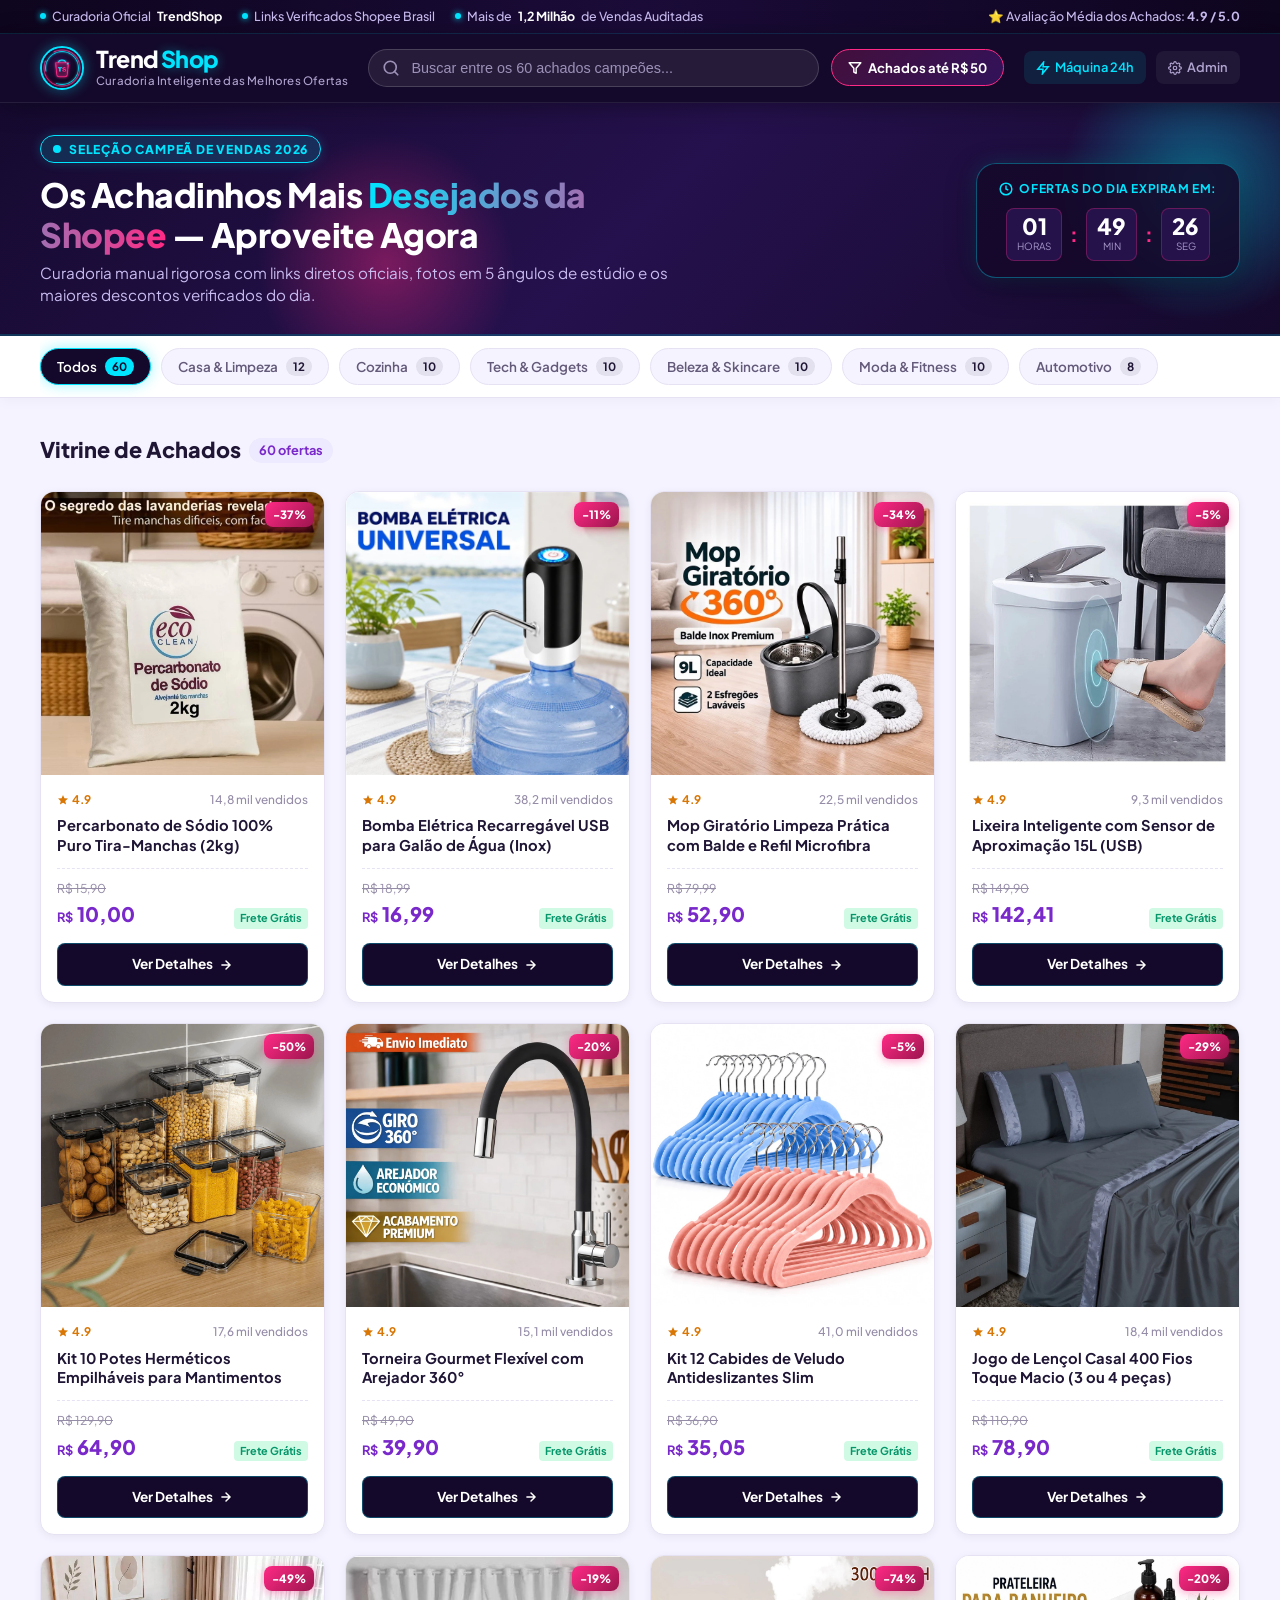
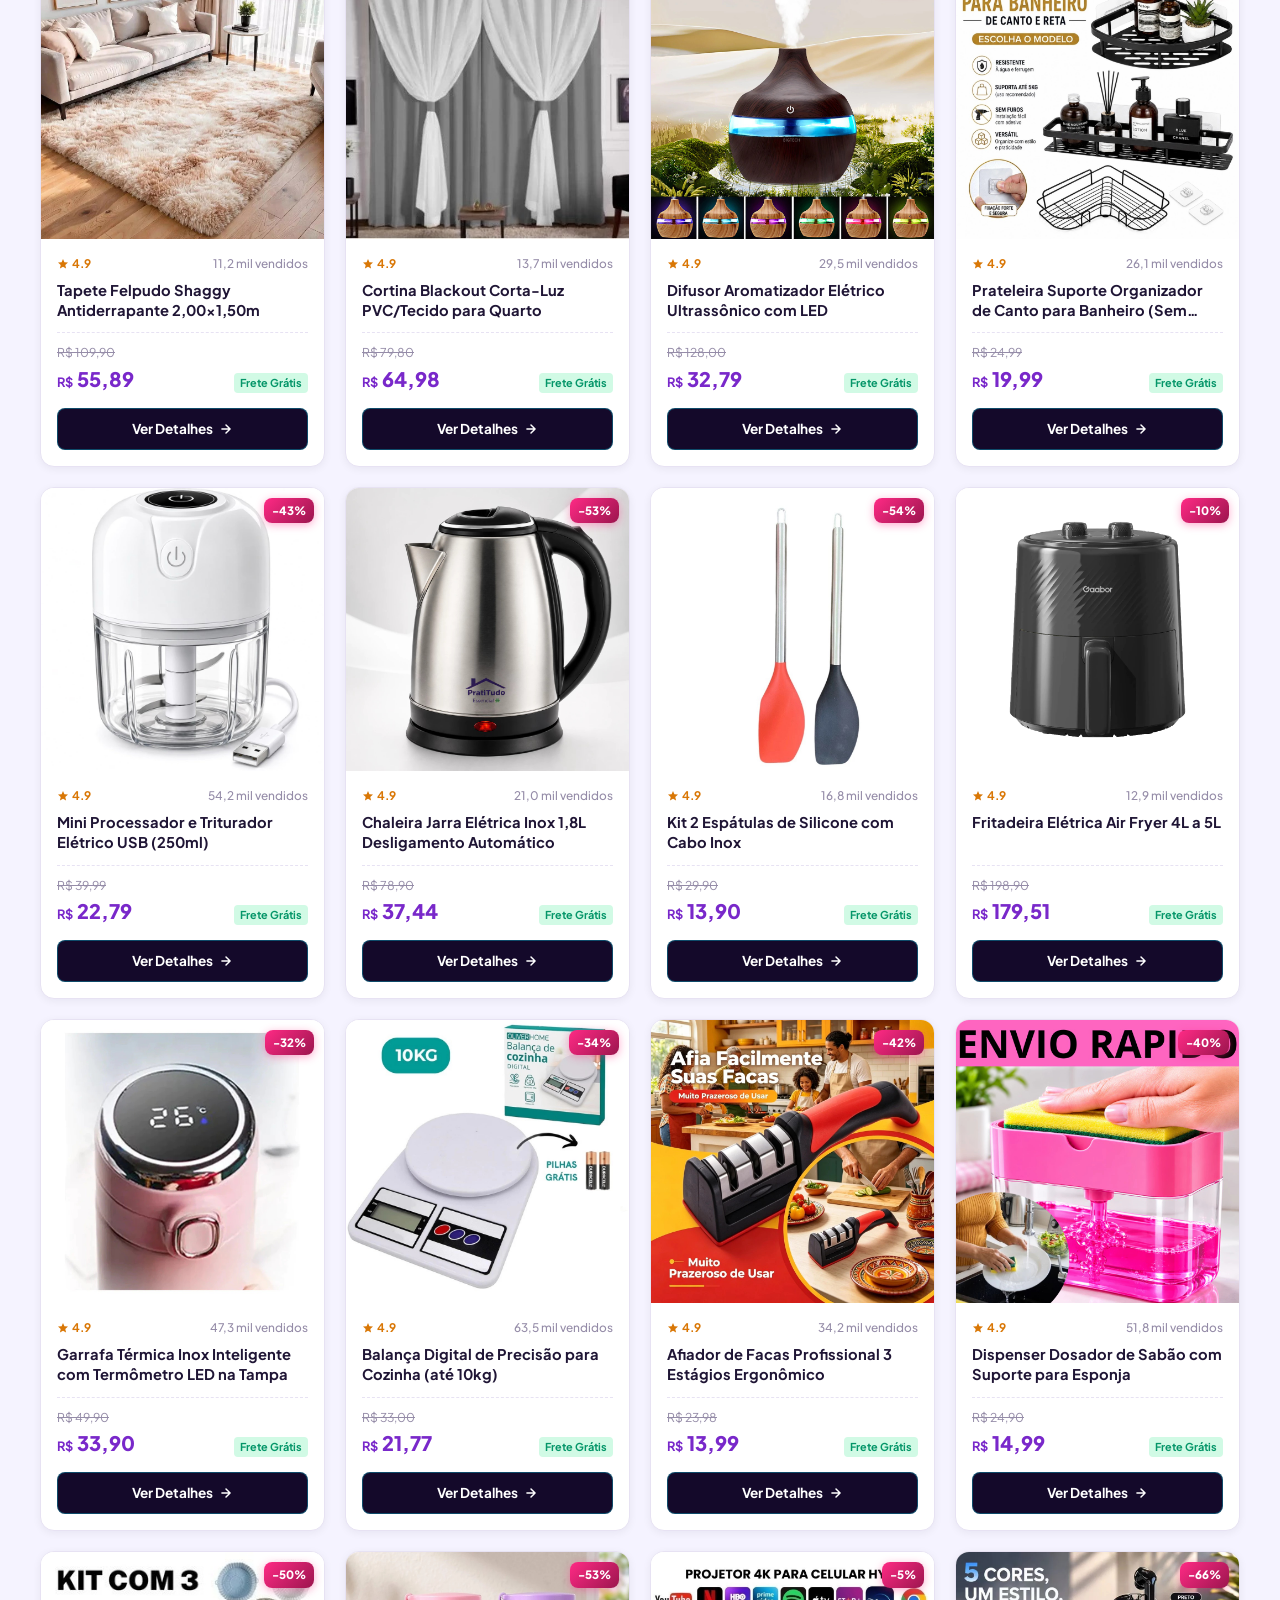
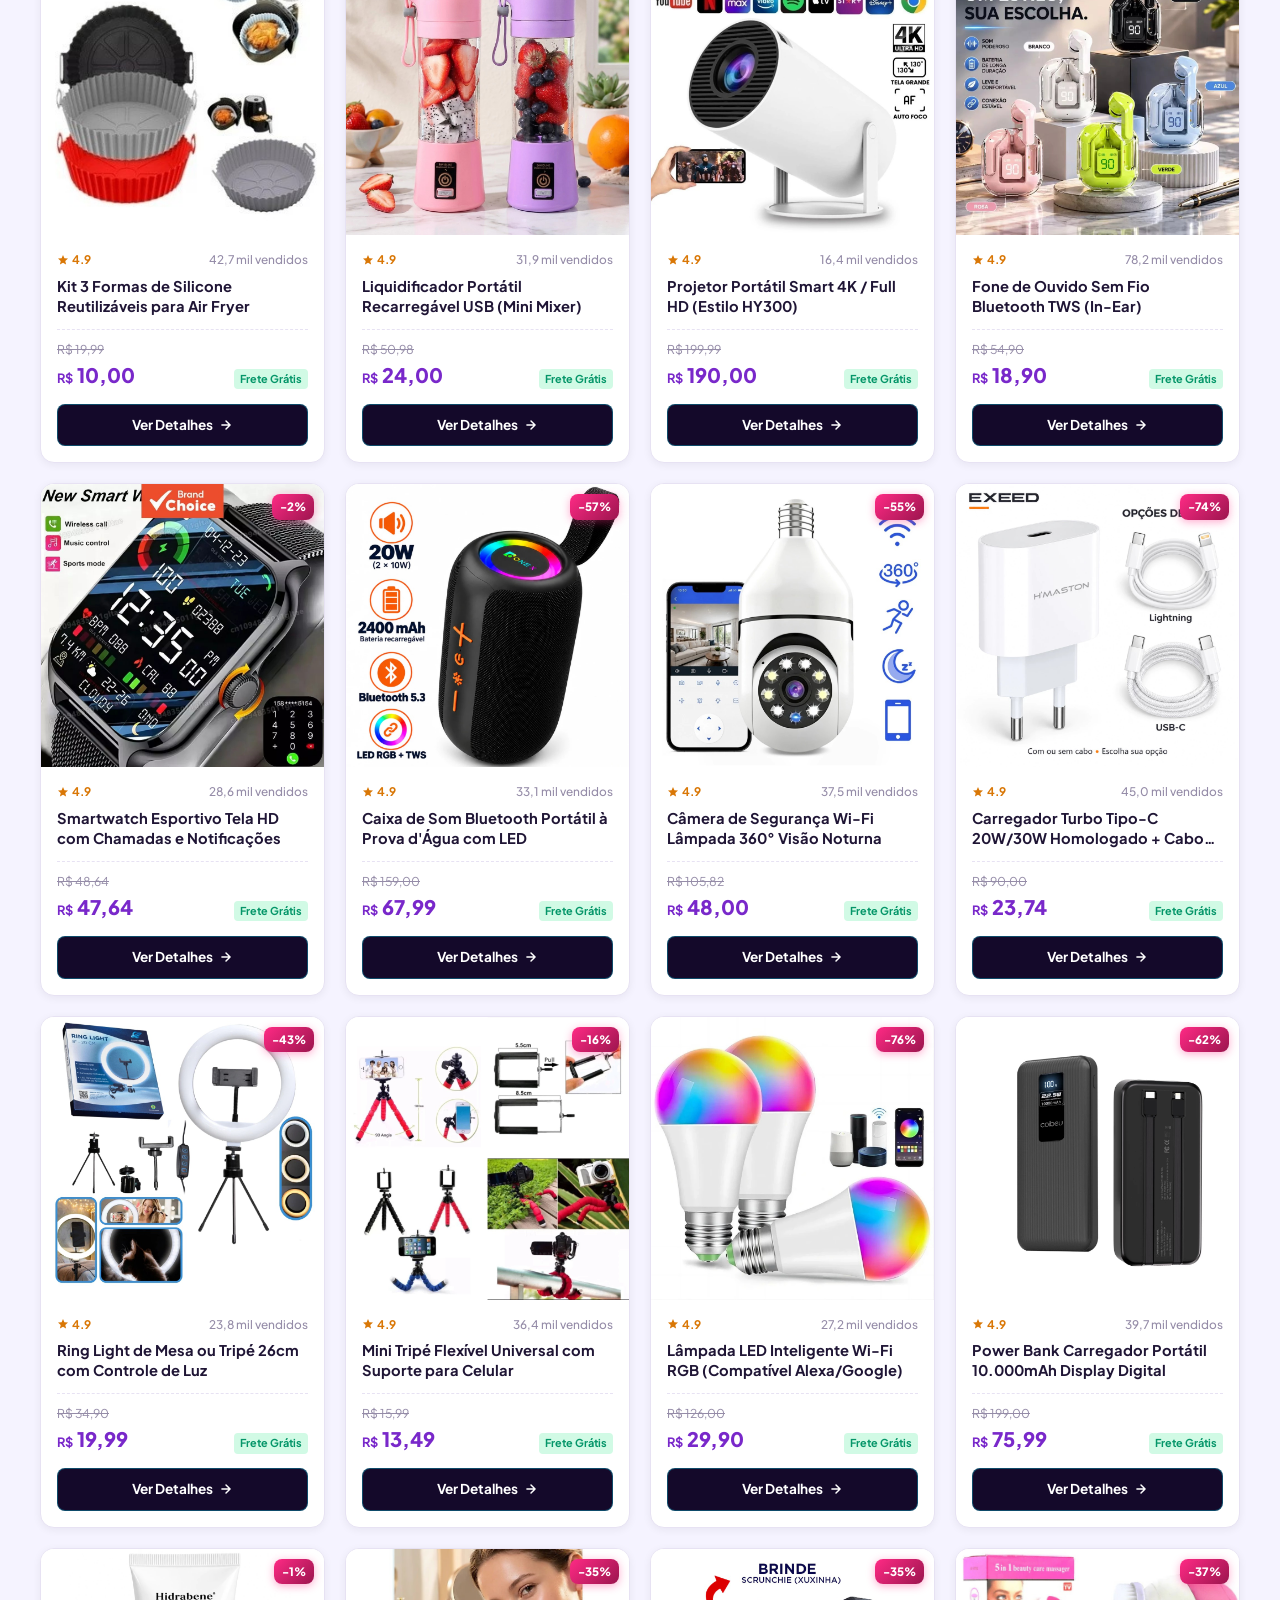
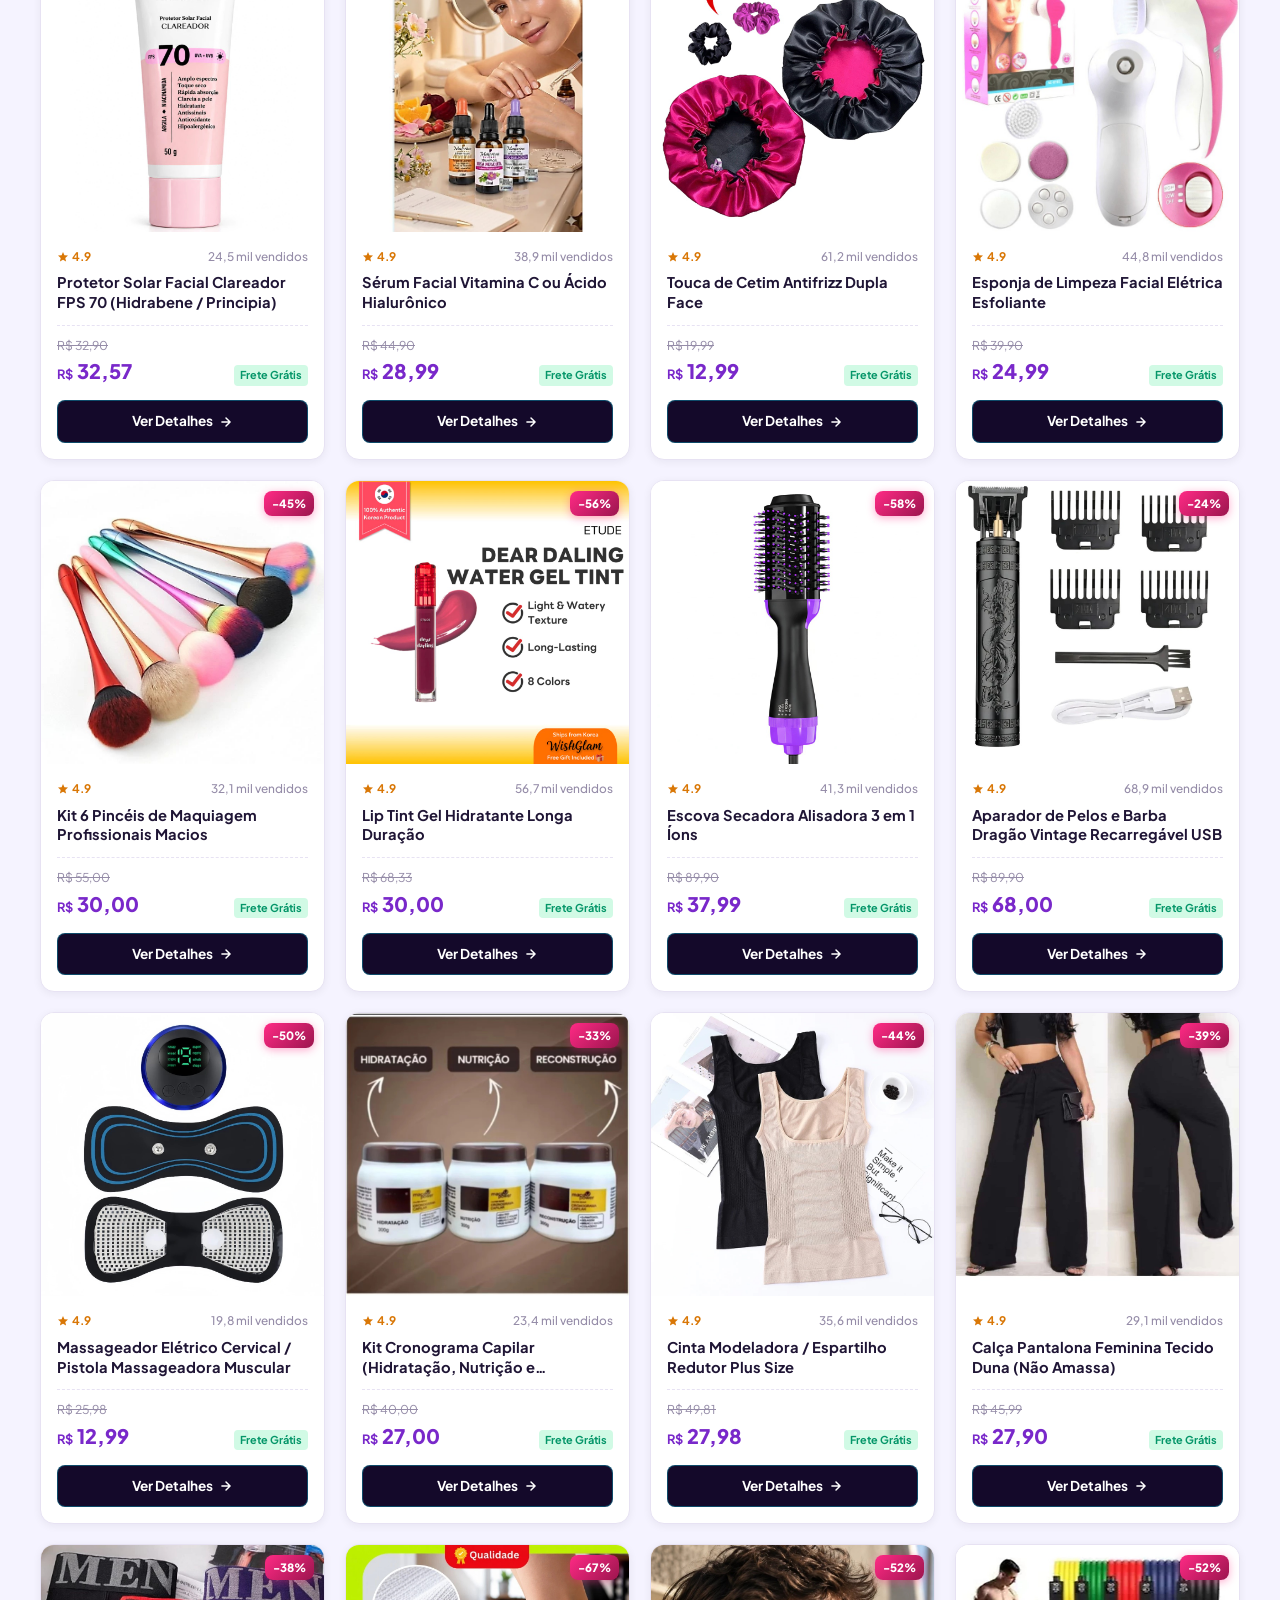
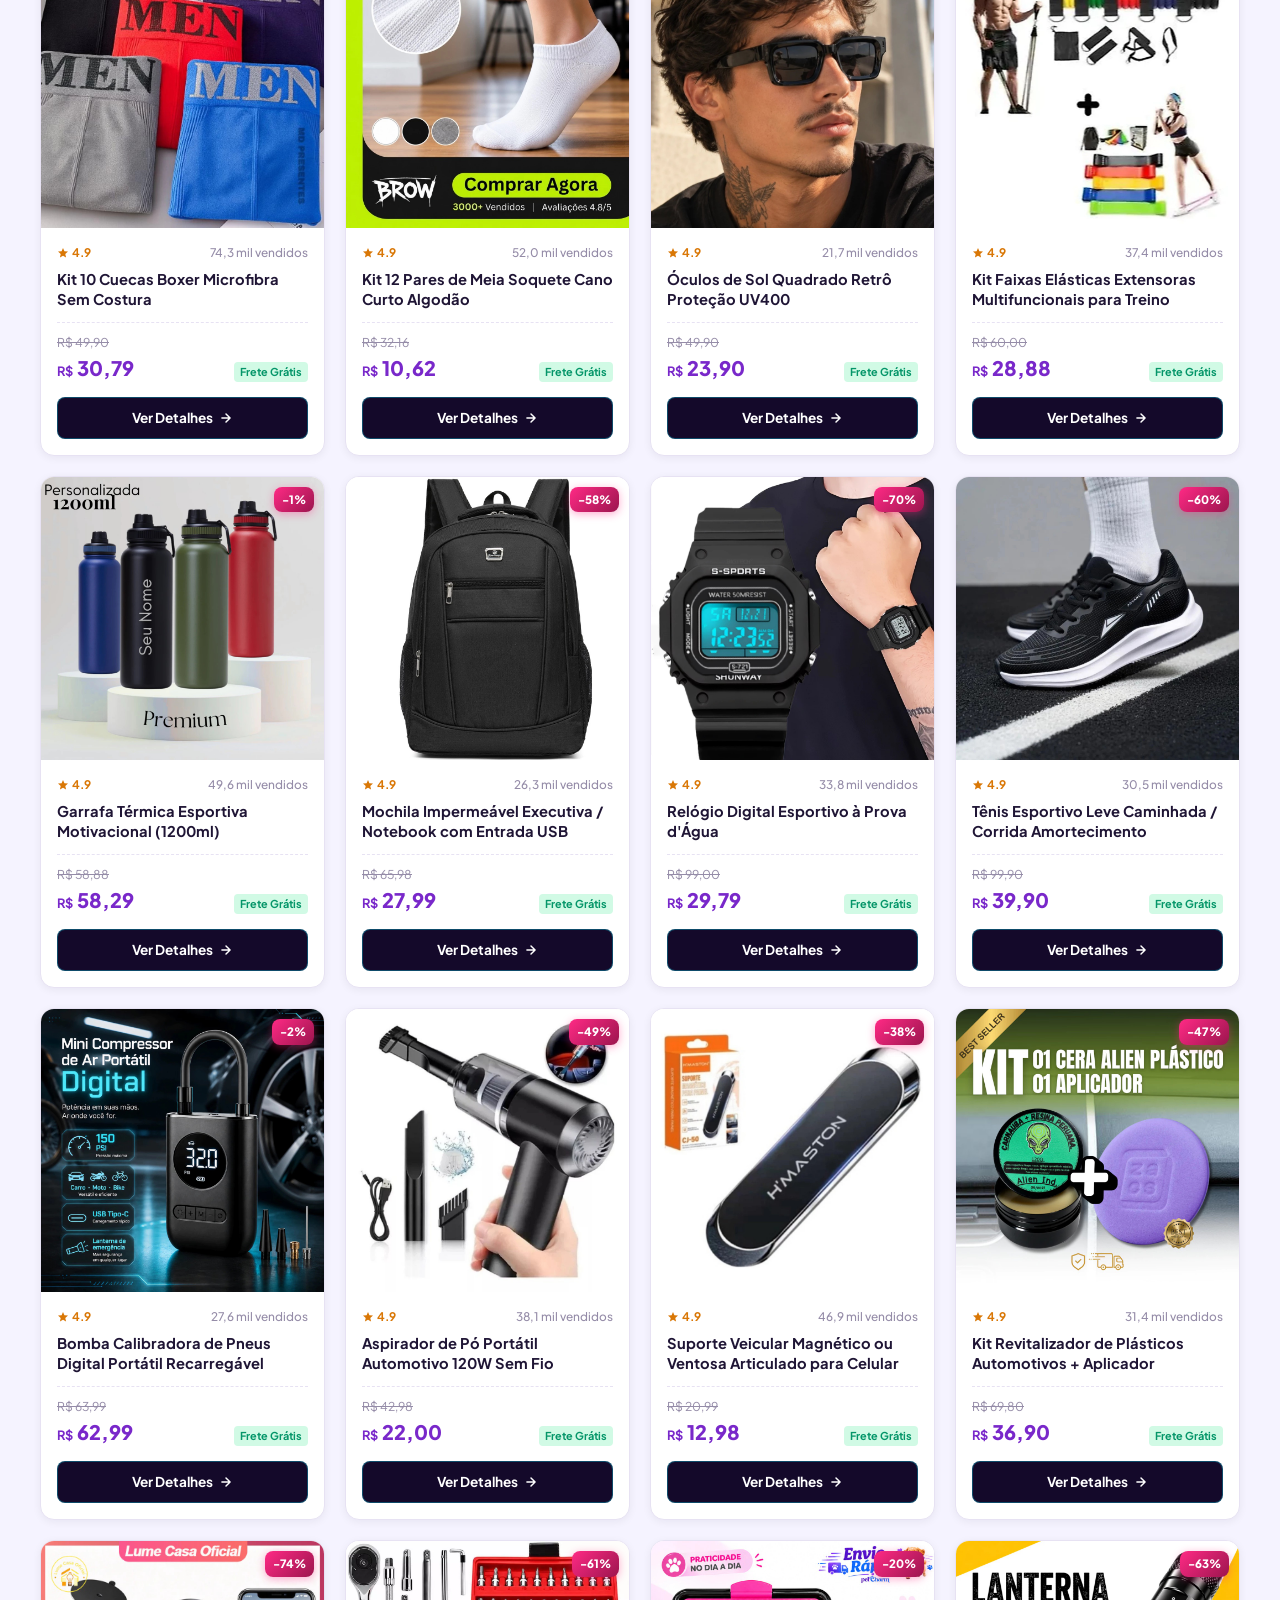
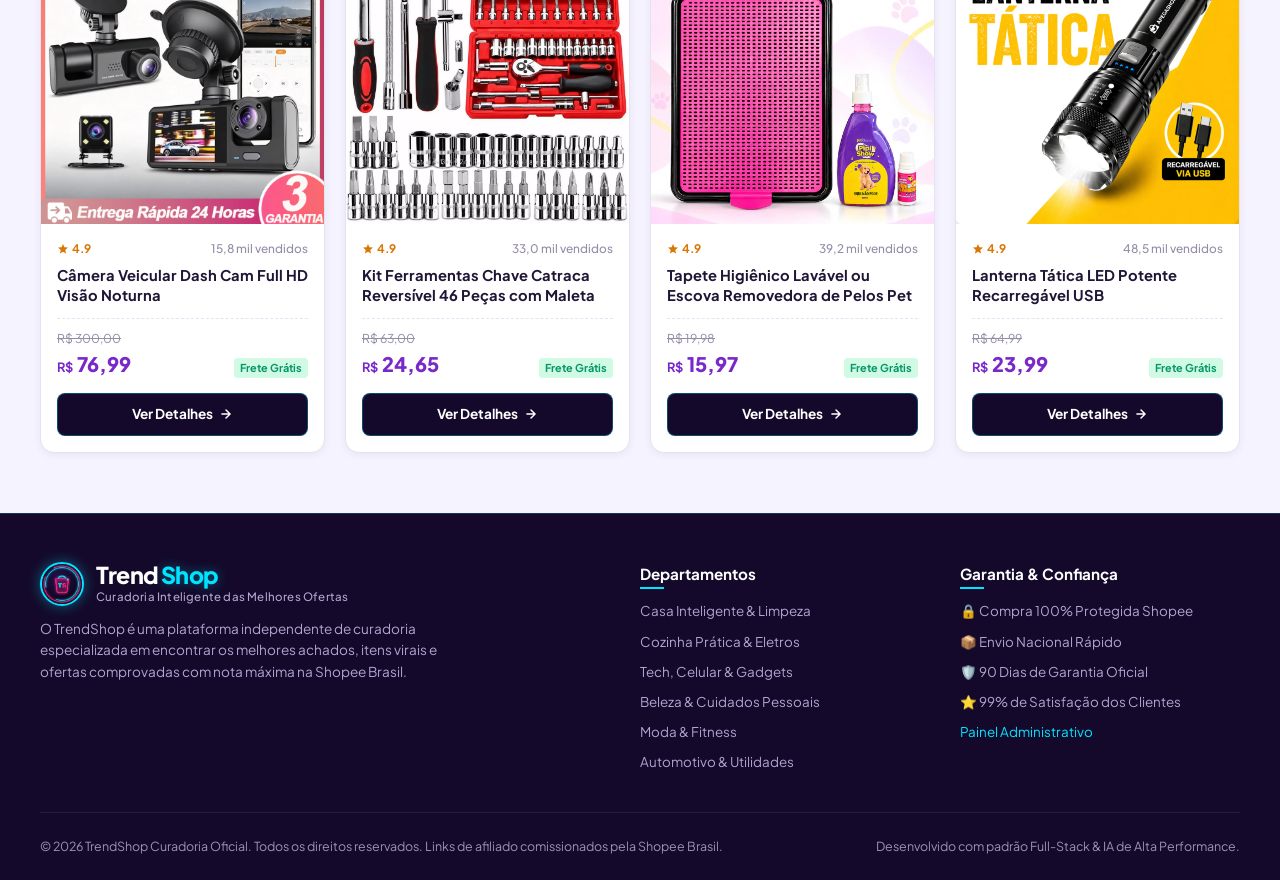
<file: index.html>
<!DOCTYPE html>
<html lang="pt-BR">
<head>
  <meta charset="UTF-8">
  <meta name="viewport" content="width=device-width, initial-scale=1.0">
  <title>TrendShop | Curadoria Inteligente das Melhores Ofertas Shopee</title>
  <meta name="description" content="Encontre os 60 produtos mais vendidos, virais e bem avaliados da Shopee com curadoria oficial TrendShop e descontos exclusivos.">
  <link rel="icon" type="image/jpeg" href="assets/img/logo.jpg">
  
  <!-- Fontes Google: Plus Jakarta Sans e Inter -->
  <link rel="preconnect" href="https://fonts.googleapis.com">
  <link rel="preconnect" href="https://fonts.gstatic.com" crossorigin>
  <link href="https://fonts.googleapis.com/css2?family=Plus+Jakarta+Sans:wght@400;500;600;700;800&family=Inter:wght@400;500;600;700&display=swap" rel="stylesheet">
  
  <!-- Estilos Globais -->
  <link rel="stylesheet" href="assets/css/style.css">
</head>
<body>

  <!-- Barra Superior de Confiança -->
  <div class="top-trust-bar">
    <div class="container">
      <div class="trust-badges">
        <span class="trust-item"><span class="dot"></span> Curadoria Oficial <strong>TrendShop</strong></span>
        <span class="trust-item"><span class="dot"></span> Links Verificados Shopee Brasil</span>
        <span class="trust-item"><span class="dot"></span> Mais de <strong>1,2 Milhão</strong> de Vendas Auditadas</span>
      </div>
      <div class="trust-extra">
        <span>⭐ Avaliação Média dos Achados: <strong>4.9 / 5.0</strong></span>
      </div>
    </div>
  </div>

  <!-- Header Fixo -->
  <header class="site-header">
    <div class="container">
      <!-- Marca / Logotipo SVG Neon -->
      <a href="index.html" class="brand-link" title="TrendShop - Home">
        <div class="logo-circle">
          <img src="assets/img/logo.jpg" alt="TrendShop Logo" width="44" height="44" style="width: 100%; height: 100%; object-fit: cover; border-radius: 50%;">
        </div>
        <div class="brand-info">
          <div class="brand-title">Trend<span class="accent-cyan">Shop</span></div>
          <span class="brand-slogan">Curadoria Inteligente das Melhores Ofertas</span>
        </div>
      </a>

      <!-- Ações de Busca e Filtro Rápido -->
      <div class="header-actions">
        <div class="search-wrapper">
          <svg class="search-icon" width="18" height="18" viewBox="0 0 24 24" fill="none" stroke="currentColor" stroke-width="2.2" stroke-linecap="round" stroke-linejoin="round">
            <circle cx="11" cy="11" r="8"></circle>
            <line x1="21" y1="21" x2="16.65" y2="16.65"></line>
          </svg>
          <input type="text" id="searchInput" class="search-input" placeholder="Buscar entre os 60 achados campeões...">
        </div>
        <button id="btnFilterFast" class="btn-filter-fast" title="Filtrar por preço">
          <svg width="14" height="14" viewBox="0 0 24 24" fill="none" stroke="currentColor" stroke-width="2.5" stroke-linecap="round" stroke-linejoin="round">
            <polygon points="22 3 2 3 10 12.46 10 19 14 21 14 12.46 22 3"></polygon>
          </svg>
          <span>Achados até R$ 50</span>
        </button>
      </div>

      <!-- Links Extras -->
      <div class="header-links">
        <a href="maquina.html" class="btn-admin-link" style="background: rgba(0, 229, 255, 0.1); border-color: rgba(0, 229, 255, 0.4); color: #00E5FF;" title="Máquina de Vendas 24h">
          <svg width="14" height="14" viewBox="0 0 24 24" fill="none" stroke="currentColor" stroke-width="2.5"><polygon points="13 2 3 14 12 14 11 22 21 10 12 10 13 2"></polygon></svg>
          <span>Máquina 24h</span>
        </a>
        <a href="admin.html" class="btn-admin-link" title="Acessar Painel do Curador">
          <svg width="14" height="14" viewBox="0 0 24 24" fill="none" stroke="currentColor" stroke-width="2"><path d="M12 15a3 3 0 100-6 3 3 0 000 6z"/><path d="M19.4 15a1.65 1.65 0 00.33 1.82l.06.06a2 2 0 010 2.83 2 2 0 01-2.83 0l-.06-.06a1.65 1.65 0 00-1.82-.33 1.65 1.65 0 00-1 1.51V21a2 2 0 01-2 2 2 2 0 01-2-2v-.09A1.65 1.65 0 009 19.4a1.65 1.65 0 00-1.82.33l-.06.06a2 2 0 01-2.83 0 2 2 0 010-2.83l.06-.06a1.65 1.65 0 00.33-1.82 1.65 1.65 0 00-1.51-1H3a2 2 0 01-2-2 2 2 0 012-2h.09A1.65 1.65 0 004.6 9a1.65 1.65 0 00-.33-1.82l-.06-.06a2 2 0 010-2.83 2 2 0 012.83 0l.06.06a1.65 1.65 0 001.82.33H9a1.65 1.65 0 001-1.51V3a2 2 0 012-2 2 2 0 012 2v.09a1.65 1.65 0 001 1.51 1.65 1.65 0 001.82-.33l.06-.06a2 2 0 012.83 0 2 2 0 010 2.83l-.06.06a1.65 1.65 0 00-.33 1.82V9a1.65 1.65 0 001.51 1H21a2 2 0 012 2 2 2 0 01-2 2h-.09a1.65 1.65 0 00-1.51 1z"/></svg>
          <span>Admin</span>
        </a>
      </div>
    </div>
  </header>

  <!-- Banner Hero Neon Compacto com Cronômetro Diário -->
  <section class="hero-banner">
    <div class="container hero-content">
      <div class="hero-text">
        <div class="hero-badge">
          <span class="pulse-dot"></span>
          <span>Seleção Campeã de Vendas 2026</span>
        </div>
        <h1 class="hero-title">Os Achadinhos Mais <span>Desejados da Shopee</span> — Aproveite Agora</h1>
        <p class="hero-subtitle">Curadoria manual rigorosa com links diretos oficiais, fotos em 5 ângulos de estúdio e os maiores descontos verificados do dia.</p>
      </div>

      <!-- Caixa de Cronômetro Regressivo Diário -->
      <div class="hero-timer-box">
        <div class="timer-label">
          <svg width="14" height="14" viewBox="0 0 24 24" fill="none" stroke="currentColor" stroke-width="2.5"><circle cx="12" cy="12" r="10"/><polyline points="12 6 12 12 16 14"/></svg>
          <span>Ofertas do Dia Expiram em:</span>
        </div>
        <div class="countdown-clock">
          <div class="time-slot">
            <span id="timerHours" class="time-number">00</span>
            <span class="time-caption">Horas</span>
          </div>
          <span class="time-divider">:</span>
          <div class="time-slot">
            <span id="timerMinutes" class="time-number">00</span>
            <span class="time-caption">Min</span>
          </div>
          <span class="time-divider">:</span>
          <div class="time-slot">
            <span id="timerSeconds" class="time-number">00</span>
            <span class="time-caption">Seg</span>
          </div>
        </div>
      </div>
    </div>
  </section>

  <!-- Abas Roláveis de Departamentos -->
  <nav class="dept-nav-section">
    <div class="container">
      <div id="deptTabs" class="dept-tabs-scroll">
        <!-- Renderizado dinamicamente pelo main.js com contadores -->
      </div>
    </div>
  </nav>

  <!-- Vitrine Principal -->
  <main class="catalog-section">
    <div class="container">
      <!-- Barra do Cabeçalho da Vitrine -->
      <div class="catalog-header-bar">
        <div class="catalog-title-group">
          <h2>Vitrine de Achados <span id="catalogCountBadge" class="catalog-count-badge">Carregando...</span></h2>
        </div>
        <div id="activeFilterNotice" class="catalog-active-filter-tag"></div>
      </div>

      <!-- Grid Responsivo (4 colunas desktop, 2 colunas mobile) -->
      <div id="productsGrid" class="products-grid">
        <!-- 60 cards injetados dinamicamente via JS -->
      </div>
    </div>
  </main>

  <!-- Rodapé Global -->
  <footer class="site-footer">
    <div class="container">
      <div class="footer-top-grid">
        <div class="footer-brand-bio">
          <a href="index.html" class="brand-link" style="margin-bottom: 12px;">
            <div class="logo-circle">
              <img src="assets/img/logo.jpg" alt="TrendShop Logo" width="44" height="44" style="width: 100%; height: 100%; object-fit: cover; border-radius: 50%;">
            </div>
            <div class="brand-info">
              <div class="brand-title">Trend<span class="accent-cyan">Shop</span></div>
              <span class="brand-slogan">Curadoria Inteligente das Melhores Ofertas</span>
            </div>
          </a>
          <p>O TrendShop é uma plataforma independente de curadoria especializada em encontrar os melhores achados, itens virais e ofertas comprovadas com nota máxima na Shopee Brasil.</p>
        </div>

        <div class="footer-col">
          <h4>Departamentos</h4>
          <ul class="footer-nav-list">
            <li><a href="index.html?depto=Casa%20%26%20Limpeza">Casa Inteligente & Limpeza</a></li>
            <li><a href="index.html?depto=Cozinha">Cozinha Prática & Eletros</a></li>
            <li><a href="index.html?depto=Tech%20%26%20Gadgets">Tech, Celular & Gadgets</a></li>
            <li><a href="index.html?depto=Beleza%20%26%20Skincare">Beleza & Cuidados Pessoais</a></li>
            <li><a href="index.html?depto=Moda%20%26%20Fitness">Moda & Fitness</a></li>
            <li><a href="index.html?depto=Automotivo">Automotivo & Utilidades</a></li>
          </ul>
        </div>

        <div class="footer-col">
          <h4>Garantia & Confiança</h4>
          <ul class="footer-nav-list">
            <li>🔒 Compra 100% Protegida Shopee</li>
            <li>📦 Envio Nacional Rápido</li>
            <li>🛡️ 90 Dias de Garantia Oficial</li>
            <li>⭐ 99% de Satisfação dos Clientes</li>
            <li><a href="admin.html" style="color: var(--neon-cyan);">Painel Administrativo</a></li>
          </ul>
        </div>
      </div>

      <div class="footer-bottom-copy">
        <div>© 2026 TrendShop Curadoria Oficial. Todos os direitos reservados. Links de afiliado comissionados pela Shopee Brasil.</div>
        <div>Desenvolvido com padrão Full-Stack & IA de Alta Performance.</div>
      </div>
    </div>
  </footer>

  <!-- Scripts -->
  <script src="assets/js/main.js"></script>
</body>
</html>
</file>
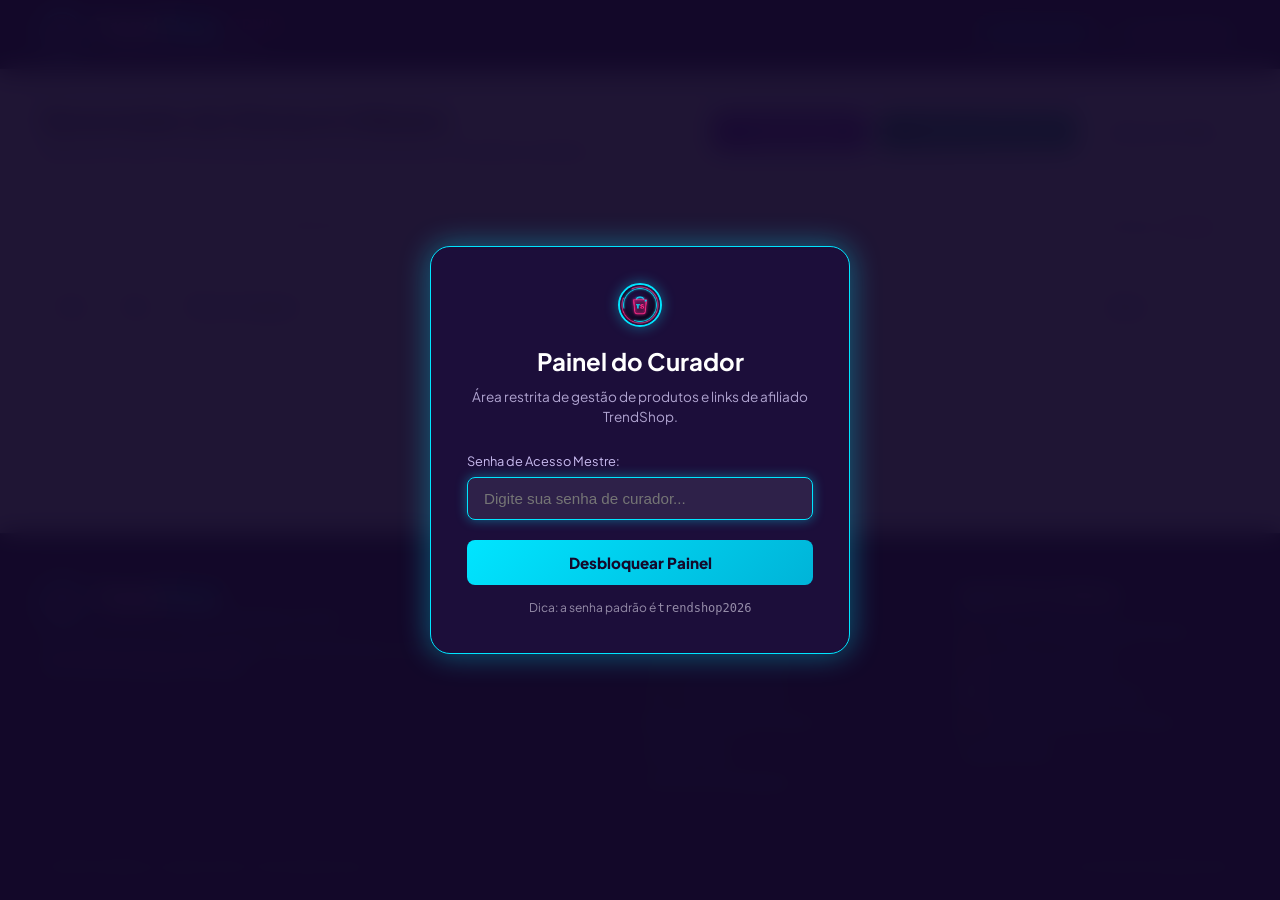
<file: admin.html>
<!DOCTYPE html>
<html lang="pt-BR">
<head>
  <meta charset="UTF-8">
  <meta name="viewport" content="width=device-width, initial-scale=1.0">
  <title>Painel do Curador | TrendShop Admin</title>
  <link rel="icon" type="image/jpeg" href="assets/img/logo.jpg">
  
  <link rel="preconnect" href="https://fonts.googleapis.com">
  <link rel="preconnect" href="https://fonts.gstatic.com" crossorigin>
  <link href="https://fonts.googleapis.com/css2?family=Plus+Jakarta+Sans:wght@400;500;600;700;800&family=Inter:wght@400;500;600;700&display=swap" rel="stylesheet">
  
  <link rel="stylesheet" href="assets/css/style.css">
</head>
<body style="background-color: #f8f6fc;">

  <!-- Modal de Login com Senha -->
  <div id="loginOverlay" class="admin-login-overlay">
    <div class="login-modal-card">
      <div class="logo-circle" style="margin: 0 auto 16px;">
        <img src="assets/img/logo.jpg" alt="TrendShop Logo" width="44" height="44" style="width: 100%; height: 100%; object-fit: cover; border-radius: 50%;">
      </div>
      <h2>Painel do Curador</h2>
      <p>Área restrita de gestão de produtos e links de afiliado TrendShop.</p>

      <div class="login-form-group">
        <label for="adminPassword">Senha de Acesso Mestre:</label>
        <input type="password" id="adminPassword" class="login-input" placeholder="Digite sua senha de curador..." autofocus>
      </div>

      <div id="loginError" style="display: none; color: #ff2a85; font-size: 0.82rem; margin-bottom: 14px; font-weight: 600;"></div>

      <button id="btnLoginSubmit" class="btn-login-submit">Desbloquear Painel</button>
      <div style="margin-top: 14px; font-size: 0.75rem; color: #958CA8;">Dica: a senha padrão é <code>trendshop2026</code></div>
    </div>
  </div>

  <!-- Header do Admin -->
  <header class="site-header">
    <div class="container">
      <a href="index.html" class="brand-link">
        <div class="logo-circle">
          <img src="assets/img/logo.jpg" alt="TrendShop Logo" width="44" height="44" style="width: 100%; height: 100%; object-fit: cover; border-radius: 50%;">
        </div>
        <div class="brand-info">
          <div class="brand-title">Trend<span class="accent-cyan">Shop</span> <span style="font-size: 0.9rem; font-weight: 600; color: #ff2a85; margin-left: 6px;">[ADMIN]</span></div>
          <span class="brand-slogan">Gestão do Catálogo Oficial</span>
        </div>
      </a>

      <div class="header-links">
        <a href="maquina.html" class="btn-admin-link" style="background: rgba(0, 229, 255, 0.1); border-color: rgba(0, 229, 255, 0.4); color: #00E5FF;" title="Máquina de Vendas 24h">
          <svg width="14" height="14" viewBox="0 0 24 24" fill="none" stroke="currentColor" stroke-width="2.5"><polygon points="13 2 3 14 12 14 11 22 21 10 12 10 13 2"></polygon></svg>
          <span>Máquina 24h</span>
        </a>
        <a href="index.html" class="btn-admin-link">
          <svg width="14" height="14" viewBox="0 0 24 24" fill="none" stroke="currentColor" stroke-width="2"><path d="M15 18l-6-6 6-6"/></svg>
          <span>Ir para a Vitrine</span>
        </a>
      </div>
    </div>
  </header>

  <!-- Conteúdo do Painel -->
  <main style="padding: 32px 0 60px;">
    <div class="container">

      <!-- Barra Superior de Ferramentas -->
      <div class="admin-header-toolbar">
        <div>
          <h1 style="font-size: 1.5rem; font-weight: 800; color: #1F1535; margin-bottom: 4px;">Gerenciador de Ofertas & Afiliados</h1>
          <p style="font-size: 0.85rem; color: #645A7A;">Edite títulos, preços, links da Shopee e faça o download do banco de dados atualizado.</p>
        </div>

        <div class="admin-toolbar-actions">
          <button id="btnAddNewProduct" class="btn-admin-action" style="background: #7928CA; border-color: #7928CA;">
            <svg width="16" height="16" viewBox="0 0 24 24" fill="none" stroke="currentColor" stroke-width="2.5"><line x1="12" y1="5" x2="12" y2="19"></line><line x1="5" y1="12" x2="19" y2="12"></line></svg>
            <span>Novo Produto</span>
          </button>
          
          <button id="btnDownloadJson" class="btn-admin-action btn-download">
            <svg width="16" height="16" viewBox="0 0 24 24" fill="none" stroke="currentColor" stroke-width="2.5"><path d="M21 15v4a2 2 0 0 1-2 2H5a2 2 0 0 1-2-2v-4"></path><polyline points="7 10 12 15 17 10"></polyline><line x1="12" y1="15" x2="12" y2="3"></line></svg>
            <span>Baixar produtos.json</span>
          </button>

          <button id="btnResetDefault" class="btn-admin-action" style="background: #ffffff; color: #645A7A; border-color: #d8b4fe;" title="Restaura dados iniciais do arquivo">
            <span>Restaurar Padrão</span>
          </button>
        </div>
      </div>

      <!-- Barra de Filtro e Busca Rápida -->
      <div style="background: #ffffff; padding: 16px 20px; border-radius: 14px; border: 1px solid #E7E2F3; margin-bottom: 20px; display: flex; align-items: center; justify-content: space-between;">
        <div class="search-wrapper" style="max-width: 420px; width: 100%;">
          <svg class="search-icon" width="16" height="16" viewBox="0 0 24 24" fill="none" stroke="currentColor" stroke-width="2"><circle cx="11" cy="11" r="8"></circle><line x1="21" y1="21" x2="16.65" y2="16.65"></line></svg>
          <input type="text" id="adminSearch" class="search-input" placeholder="Filtrar por nome, número ou departamento..." style="background: #faf8ff; border-color: #e2daf0; color: #1F1535;">
        </div>
        <div style="font-size: 0.82rem; color: #645A7A; font-weight: 600;">
          Total no Catálogo: <strong id="adminTotalCount" style="color: #7928CA;">60 itens</strong>
        </div>
      </div>

      <!-- Tabela de Produtos -->
      <div class="admin-table-container">
        <table class="admin-table">
          <thead>
            <tr>
              <th style="width: 50px;">Item</th>
              <th style="width: 60px;">Foto</th>
              <th>Título e Categoria</th>
              <th style="width: 140px;">Preços</th>
              <th>Link Shopee (Afiliado)</th>
              <th style="width: 150px;">Ações</th>
            </tr>
          </thead>
          <tbody id="adminTableBody">
            <!-- Linhas renderizadas via JS -->
          </tbody>
        </table>
      </div>

    </div>
  </main>

  <!-- Rodapé Global -->
  <footer class="site-footer">
    <div class="container">
      <div class="footer-top-grid">
        <div class="footer-brand-bio">
          <a href="index.html" class="brand-link" style="margin-bottom: 12px;">
            <div class="logo-circle">
              <img src="assets/img/logo.jpg" alt="TrendShop Logo" width="44" height="44" style="width: 100%; height: 100%; object-fit: cover; border-radius: 50%;">
            </div>
            <div class="brand-info">
              <div class="brand-title">Trend<span class="accent-cyan">Shop</span></div>
              <span class="brand-slogan">Curadoria Inteligente das Melhores Ofertas</span>
            </div>
          </a>
          <p>Painel Administrativo da TrendShop. Gerencie produtos, preços e links oficiais de afiliados Shopee.</p>
        </div>

        <div class="footer-col">
          <h4>Departamentos</h4>
          <ul class="footer-nav-list">
            <li><a href="index.html?depto=Casa%20%26%20Limpeza">Casa Inteligente & Limpeza</a></li>
            <li><a href="index.html?depto=Cozinha">Cozinha Prática & Eletros</a></li>
            <li><a href="index.html?depto=Tech%20%26%20Gadgets">Tech, Celular & Gadgets</a></li>
            <li><a href="index.html?depto=Beleza%20%26%20Skincare">Beleza & Cuidados Pessoais</a></li>
            <li><a href="index.html?depto=Moda%20%26%20Fitness">Moda & Fitness</a></li>
            <li><a href="index.html?depto=Automotivo">Automotivo & Utilidades</a></li>
          </ul>
        </div>

        <div class="footer-col">
          <h4>Garantia & Confiança</h4>
          <ul class="footer-nav-list">
            <li>🔒 Compra 100% Protegida Shopee</li>
            <li>📦 Envio Nacional Rápido</li>
            <li>🛡️ 90 Dias de Garantia Oficial</li>
            <li>⭐ 99% de Satisfação dos Clientes</li>
            <li><a href="index.html" style="color: var(--neon-cyan);">Ir para a Vitrine</a></li>
          </ul>
        </div>
      </div>

      <div class="footer-bottom-copy">
        <div>© 2026 TrendShop Curadoria Oficial. Painel Administrativo.</div>
        <div>Portal Oficial TrendShop 2026.</div>
      </div>
    </div>
  </footer>

  <!-- Modal de Edição / Cadastro -->
  <div id="editModalOverlay" style="display: none; position: fixed; inset: 0; background: rgba(20, 9, 42, 0.7); backdrop-filter: blur(8px); z-index: 10000; align-items: center; justify-content: center; padding: 20px;">
    <div style="background: #ffffff; border-radius: 16px; border: 1px solid #c4b5fd; max-width: 580px; width: 100%; max-height: 90vh; overflow-y: auto; padding: 28px; box-shadow: 0 16px 40px rgba(0, 0, 0, 0.25);">
      <div style="display: flex; align-items: center; justify-content: space-between; margin-bottom: 20px;">
        <h3 id="editModalTitle" style="font-size: 1.25rem; font-weight: 800; color: #1F1535;">Editar Produto</h3>
        <button id="btnCloseModal" style="font-size: 1.4rem; color: #958CA8; cursor: pointer;">&times;</button>
      </div>

      <form id="editForm" style="display: flex; flex-direction: column; gap: 14px;">
        <div style="display: grid; grid-template-columns: 100px 1fr; gap: 12px;">
          <div>
            <label style="font-size: 0.78rem; font-weight: 700; color: #645A7A; display: block; margin-bottom: 4px;">Número</label>
            <input type="text" id="editNumero" style="width: 100%; padding: 8px 12px; border: 1px solid #E7E2F3; border-radius: 8px; font-weight: 700; text-align: center;">
          </div>
          <div>
            <label style="font-size: 0.78rem; font-weight: 700; color: #645A7A; display: block; margin-bottom: 4px;">Departamento</label>
            <select id="editDepto" style="width: 100%; padding: 8px 12px; border: 1px solid #E7E2F3; border-radius: 8px; font-weight: 600;">
              <option value="Casa & Limpeza">Casa & Limpeza</option>
              <option value="Cozinha">Cozinha</option>
              <option value="Tech & Gadgets">Tech & Gadgets</option>
              <option value="Beleza & Skincare">Beleza & Skincare</option>
              <option value="Moda & Fitness">Moda & Fitness</option>
              <option value="Automotivo">Automotivo</option>
            </select>
          </div>
        </div>

        <div>
          <label style="font-size: 0.78rem; font-weight: 700; color: #645A7A; display: block; margin-bottom: 4px;">Título Completo do Produto</label>
          <input type="text" id="editTitulo" required style="width: 100%; padding: 10px 14px; border: 1px solid #E7E2F3; border-radius: 8px; font-size: 0.9rem;">
        </div>

        <div style="display: grid; grid-template-columns: 1fr 1fr 1fr; gap: 12px;">
          <div>
            <label style="font-size: 0.78rem; font-weight: 700; color: #645A7A; display: block; margin-bottom: 4px;">Preço Original (R$)</label>
            <input type="number" step="0.01" id="editPrecoOrig" required style="width: 100%; padding: 8px 12px; border: 1px solid #E7E2F3; border-radius: 8px;">
          </div>
          <div>
            <label style="font-size: 0.78rem; font-weight: 700; color: #645A7A; display: block; margin-bottom: 4px;">Preço Promo (R$)</label>
            <input type="number" step="0.01" id="editPrecoPromo" required style="width: 100%; padding: 8px 12px; border: 1px solid #E7E2F3; border-radius: 8px;">
          </div>
          <div>
            <label style="font-size: 0.78rem; font-weight: 700; color: #645A7A; display: block; margin-bottom: 4px;">Vendidos</label>
            <input type="text" id="editVendidos" style="width: 100%; padding: 8px 12px; border: 1px solid #E7E2F3; border-radius: 8px;">
          </div>
        </div>

        <div>
          <label style="font-size: 0.78rem; font-weight: 700; color: #645A7A; display: block; margin-bottom: 4px;">Link de Afiliado Oficial Shopee</label>
          <input type="url" id="editLinkAfiliado" required style="width: 100%; padding: 10px 14px; border: 1px solid #E7E2F3; border-radius: 8px; font-size: 0.88rem; color: #7928CA; font-weight: 600;">
        </div>

        <div style="display: flex; justify-content: flex-end; gap: 10px; margin-top: 14px;">
          <button type="button" onclick="document.getElementById('editModalOverlay').style.display='none'" style="padding: 10px 18px; border-radius: 8px; background: #faf8ff; color: #645A7A; font-weight: 700; border: 1px solid #E7E2F3;">Cancelar</button>
          <button type="submit" style="padding: 10px 22px; border-radius: 8px; background: #7928CA; color: #ffffff; font-weight: 800;">Salvar Alterações</button>
        </div>
      </form>
    </div>
  </div>

  <script src="assets/js/admin.js"></script>
</body>
</html>
</file>
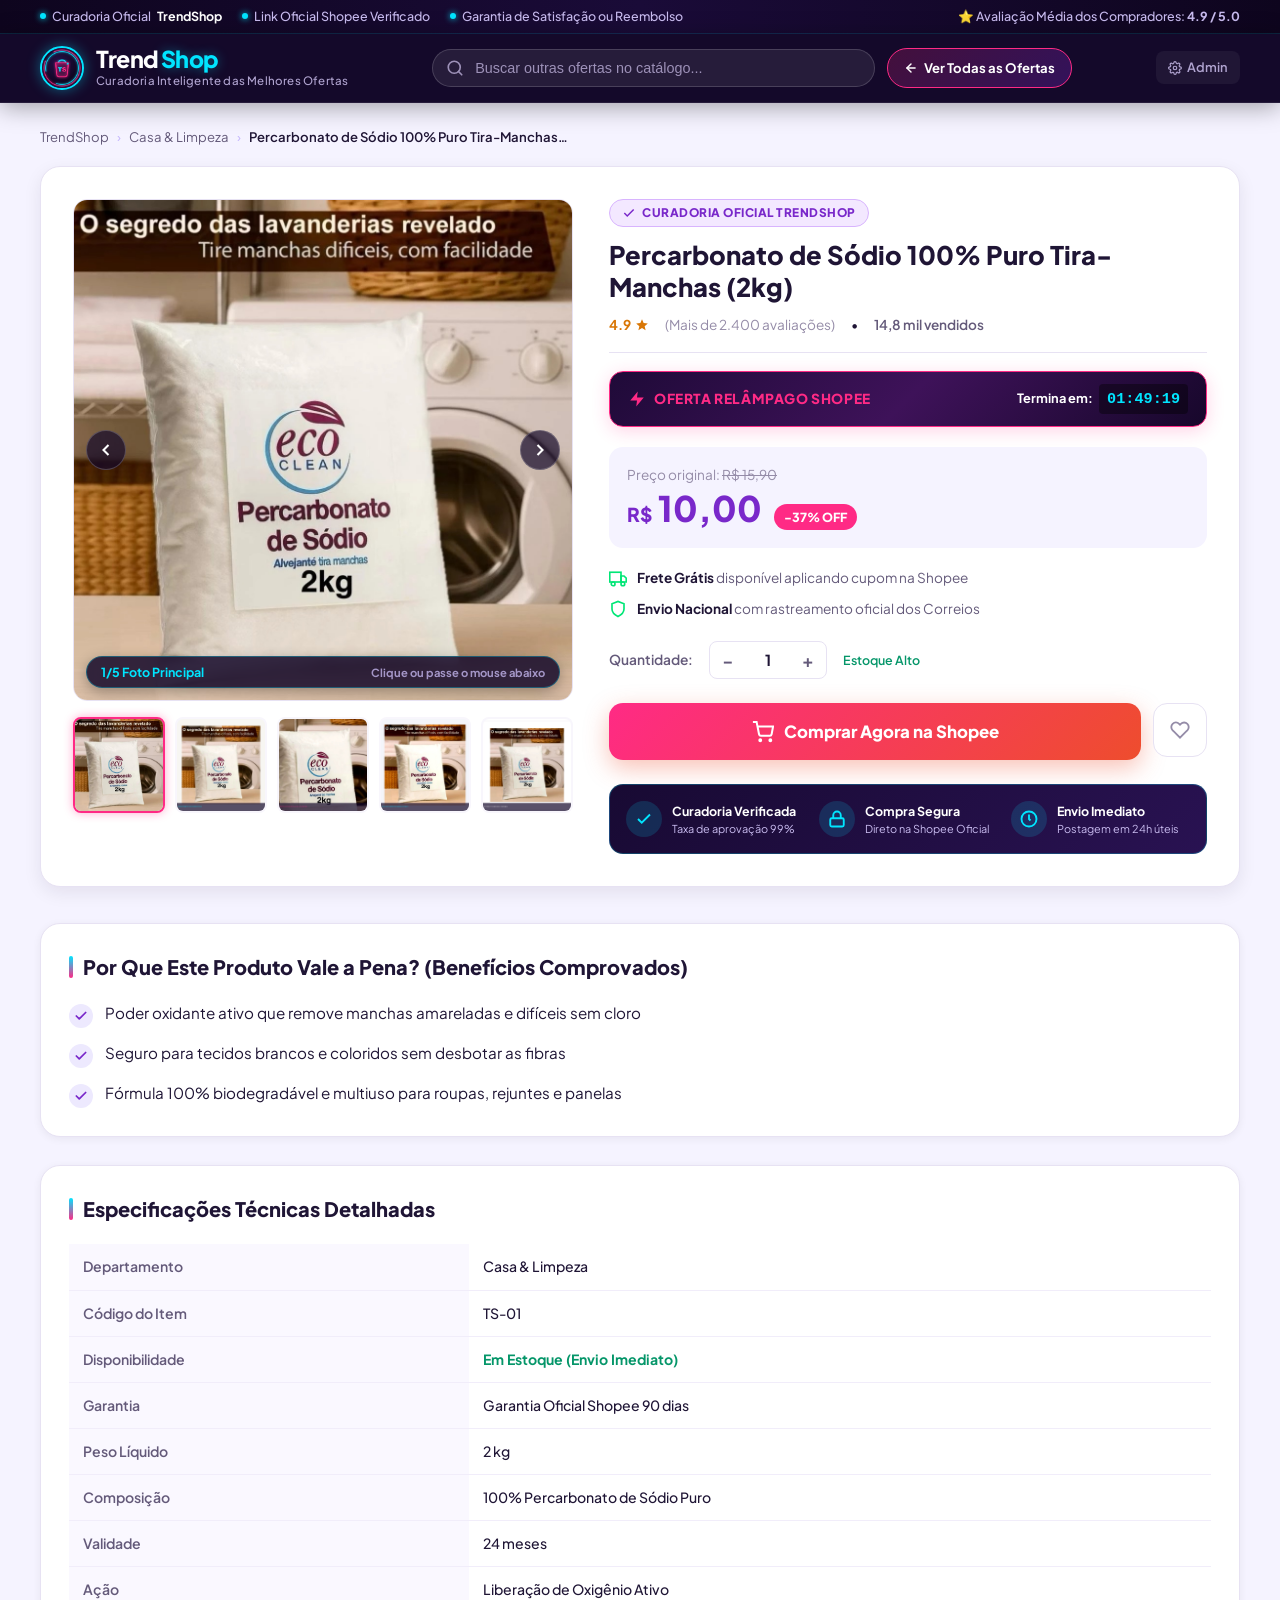
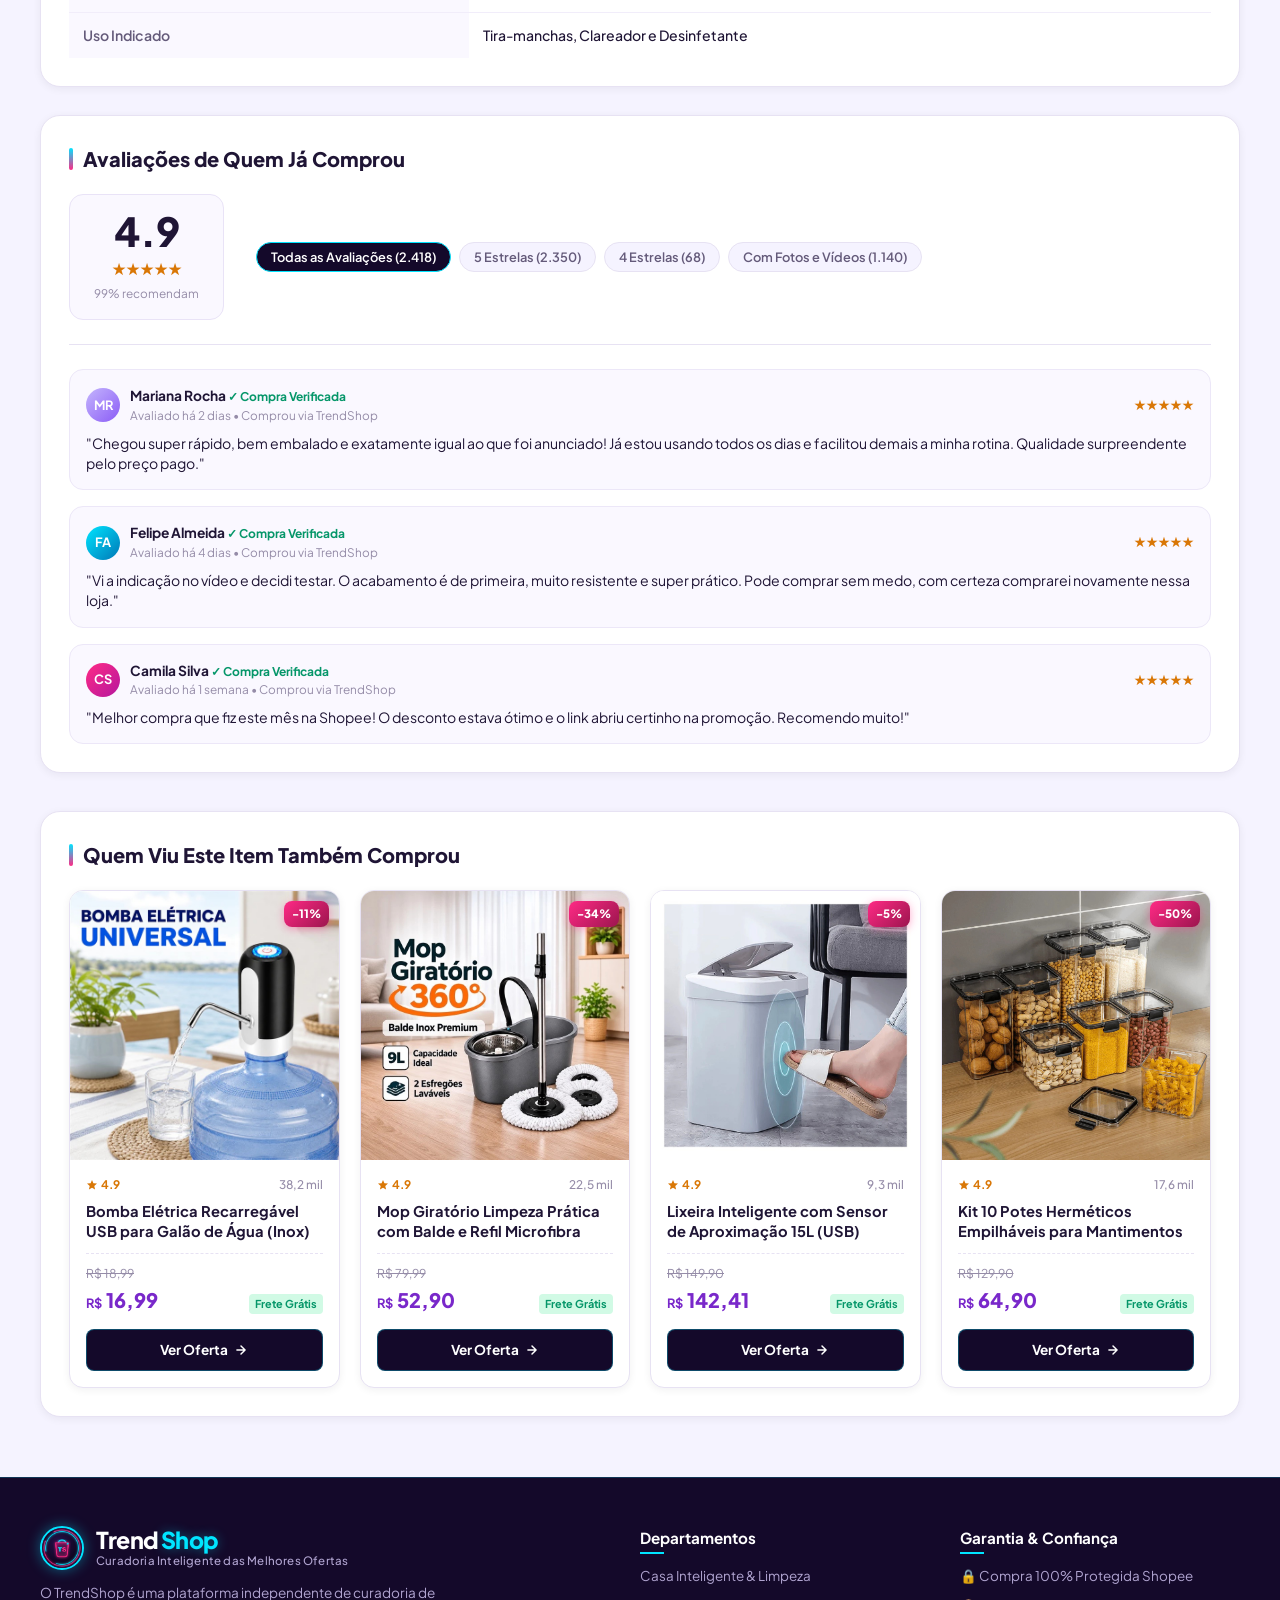
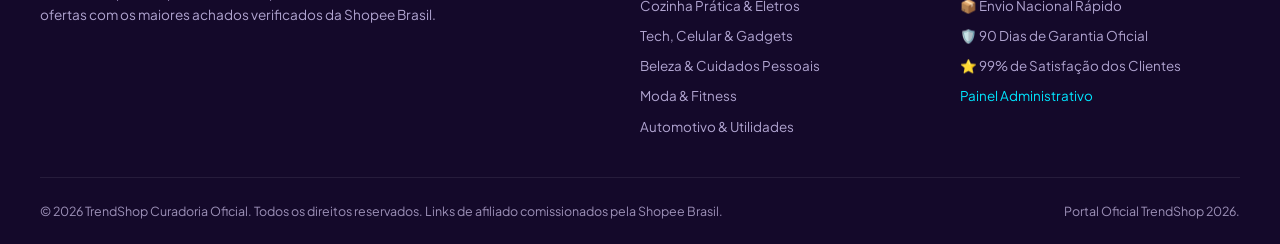
<file: produto.html>
<!DOCTYPE html>
<html lang="pt-BR">
<head>
  <meta charset="UTF-8">
  <meta name="viewport" content="width=device-width, initial-scale=1.0">
  <title>Produto Oficial | TrendShop Curadoria</title>
  <link rel="icon" type="image/jpeg" href="assets/img/logo.jpg">
  
  <!-- Fontes Google -->
  <link rel="preconnect" href="https://fonts.googleapis.com">
  <link rel="preconnect" href="https://fonts.gstatic.com" crossorigin>
  <link href="https://fonts.googleapis.com/css2?family=Plus+Jakarta+Sans:wght@400;500;600;700;800&family=Inter:wght@400;500;600;700&display=swap" rel="stylesheet">
  
  <!-- Estilos Globais -->
  <link rel="stylesheet" href="assets/css/style.css">
</head>
<body>

  <!-- Barra Superior de Confiança -->
  <div class="top-trust-bar">
    <div class="container">
      <div class="trust-badges">
        <span class="trust-item"><span class="dot"></span> Curadoria Oficial <strong>TrendShop</strong></span>
        <span class="trust-item"><span class="dot"></span> Link Oficial Shopee Verificado</span>
        <span class="trust-item"><span class="dot"></span> Garantia de Satisfação ou Reembolso</span>
      </div>
      <div class="trust-extra">
        <span>⭐ Avaliação Média dos Compradores: <strong>4.9 / 5.0</strong></span>
      </div>
    </div>
  </div>

  <!-- Header Fixo -->
  <header class="site-header">
    <div class="container">
      <!-- Logo -->
      <a href="index.html" class="brand-link" title="Voltar para a vitrine">
        <div class="logo-circle">
          <img src="assets/img/logo.jpg" alt="TrendShop Logo" width="44" height="44" style="width: 100%; height: 100%; object-fit: cover; border-radius: 50%;">
        </div>
        <div class="brand-info">
          <div class="brand-title">Trend<span class="accent-cyan">Shop</span></div>
          <span class="brand-slogan">Curadoria Inteligente das Melhores Ofertas</span>
        </div>
      </a>

      <!-- Atalho de Retorno e Busca -->
      <div class="header-actions">
        <div class="search-wrapper">
          <svg class="search-icon" width="18" height="18" viewBox="0 0 24 24" fill="none" stroke="currentColor" stroke-width="2.2" stroke-linecap="round" stroke-linejoin="round">
            <circle cx="11" cy="11" r="8"></circle>
            <line x1="21" y1="21" x2="16.65" y2="16.65"></line>
          </svg>
          <input type="text" onclick="window.location.href='index.html'" class="search-input" placeholder="Buscar outras ofertas no catálogo..." style="cursor: pointer;">
        </div>
        <a href="index.html" class="btn-filter-fast" style="text-decoration: none;">
          <svg width="14" height="14" viewBox="0 0 24 24" fill="none" stroke="currentColor" stroke-width="2.5" stroke-linecap="round" stroke-linejoin="round">
            <line x1="19" y1="12" x2="5" y2="12"></line>
            <polyline points="12 19 5 12 12 5"></polyline>
          </svg>
          <span>Ver Todas as Ofertas</span>
        </a>
      </div>

      <div class="header-links">
        <a href="admin.html" class="btn-admin-link">
          <svg width="14" height="14" viewBox="0 0 24 24" fill="none" stroke="currentColor" stroke-width="2"><path d="M12 15a3 3 0 100-6 3 3 0 000 6z"/><path d="M19.4 15a1.65 1.65 0 00.33 1.82l.06.06a2 2 0 010 2.83 2 2 0 01-2.83 0l-.06-.06a1.65 1.65 0 00-1.82-.33 1.65 1.65 0 00-1 1.51V21a2 2 0 01-2 2 2 2 0 01-2-2v-.09A1.65 1.65 0 009 19.4a1.65 1.65 0 00-1.82.33l-.06.06a2 2 0 01-2.83 0 2 2 0 010-2.83l.06-.06a1.65 1.65 0 00.33-1.82 1.65 1.65 0 00-1.51-1H3a2 2 0 01-2-2 2 2 0 012-2h.09A1.65 1.65 0 004.6 9a1.65 1.65 0 00-.33-1.82l-.06-.06a2 2 0 010-2.83 2 2 0 012.83 0l.06.06a1.65 1.65 0 001.82.33H9a1.65 1.65 0 001-1.51V3a2 2 0 012-2 2 2 0 012 2v.09a1.65 1.65 0 001 1.51 1.65 1.65 0 001.82-.33l.06-.06a2 2 0 012.83 0 2 2 0 010 2.83l-.06.06a1.65 1.65 0 00-.33 1.82V9a1.65 1.65 0 001.51 1H21a2 2 0 012 2 2 2 0 01-2 2h-.09a1.65 1.65 0 00-1.51 1z"/></svg>
          <span>Admin</span>
        </a>
      </div>
    </div>
  </header>

  <!-- Conteúdo Principal -->
  <main class="product-page-main">
    <div class="container">

      <!-- Breadcrumbs de Navegação -->
      <nav class="breadcrumb-nav" aria-label="Navegação Estrutural">
        <a href="index.html">TrendShop</a>
        <span class="breadcrumb-separator">›</span>
        <a href="index.html" id="breadDepto">Departamento</a>
        <span class="breadcrumb-separator">›</span>
        <span class="breadcrumb-current" id="breadTitle">Carregando Produto...</span>
      </nav>

      <!-- Grade Principal do Produto: Galeria 5 Fotos x Compra e Conversão -->
      <div class="product-details-container">
        
        <!-- Coluna Esquerda: Galeria de 5 Imagens -->
        <div class="gallery-column">
          <!-- Visualizador Principal -->
          <div class="main-image-viewer">
            <img id="galleryMainImage" src="" alt="Foto Principal do Produto">
            
            <!-- Setas de Navegação -->
            <button id="galleryPrev" class="gallery-nav-arrow gallery-arrow-prev" aria-label="Foto Anterior">
              <svg width="20" height="20" viewBox="0 0 24 24" fill="none" stroke="currentColor" stroke-width="2.5"><polyline points="15 18 9 12 15 6"/></svg>
            </button>
            <button id="galleryNext" class="gallery-nav-arrow gallery-arrow-next" aria-label="Próxima Foto">
              <svg width="20" height="20" viewBox="0 0 24 24" fill="none" stroke="currentColor" stroke-width="2.5"><polyline points="9 18 15 12 9 6"/></svg>
            </button>

            <!-- Legenda Dinâmica do Ângulo -->
            <div class="angle-badge-caption">
              <span id="angleCaptionText" class="angle-caption-text">1/5 Foto Principal</span>
              <span style="font-size: 0.7rem; color: #a496c7;">Clique ou passe o mouse abaixo</span>
            </div>
          </div>

          <!-- Faixa de Miniaturas (5 fotos: XX-1 a XX-5) -->
          <div id="thumbnailsStrip" class="thumbnails-strip">
            <!-- 5 miniaturas renderizadas via JS -->
          </div>
        </div>

        <!-- Coluna Direita: Compra e Conversão -->
        <div class="product-info-column">
          <!-- Selo Curadoria -->
          <div class="official-curation-pill">
            <svg width="14" height="14" viewBox="0 0 24 24" fill="none" stroke="currentColor" stroke-width="2.5"><polyline points="20 6 9 17 4 12"/></svg>
            <span>Curadoria Oficial TrendShop</span>
          </div>

          <!-- Título do Produto -->
          <h1 id="productTitle" class="product-detail-title">Carregando...</h1>

          <!-- Estatísticas de Avaliação e Vendas -->
          <div class="product-stats-row">
            <span class="stats-rating">
              <span id="ratingScore">4.9</span>
              <svg width="14" height="14" viewBox="0 0 24 24" fill="#d97706"><path d="M12 17.27L18.18 21l-1.64-7.03L22 9.24l-7.19-.61L12 2 9.19 8.63 2 9.24l5.46 4.73L5.82 21z"/></svg>
            </span>
            <span class="stats-reviews">(Mais de 2.400 avaliações)</span>
            <span>•</span>
            <span id="salesCount" class="stats-sold">... vendidos</span>
          </div>

          <!-- Faixa de Oferta Relâmpago com Cronômetro -->
          <div class="flash-deal-bar">
            <div class="flash-deal-badge">
              <svg width="18" height="18" viewBox="0 0 24 24" fill="currentColor"><polygon points="13 2 3 14 12 14 11 22 21 10 12 10 13 2"/></svg>
              <span>Oferta Relâmpago Shopee</span>
            </div>
            <div class="flash-deal-timer">
              <span>Termina em:</span>
              <span id="flashTimerDigits" class="flash-timer-digits">00:00:00</span>
            </div>
          </div>

          <!-- Bloco de Preços -->
          <div class="price-display-block">
            <div class="price-original-line">
              Preço original: <span id="oldPrice">R$ 0,00</span>
            </div>
            <div class="price-promotional-line">
              <span id="promoPrice" class="price-value-highlight"><small>R$</small> 0,00</span>
              <span id="discountBadge" class="price-discount-pill">-0% OFF</span>
            </div>
          </div>

          <!-- Selos de Envio e Frete -->
          <div class="shipping-perks-box">
            <div class="shipping-perk-item">
              <svg width="18" height="18" viewBox="0 0 24 24" fill="none" stroke="currentColor" stroke-width="2.2"><rect x="1" y="3" width="15" height="13"></rect><polygon points="16 8 20 8 23 11 23 16 16 16 16 8"></polygon><circle cx="5.5" cy="18.5" r="2.5"></circle><circle cx="18.5" cy="18.5" r="2.5"></circle></svg>
              <span><strong>Frete Grátis</strong> disponível aplicando cupom na Shopee</span>
            </div>
            <div class="shipping-perk-item">
              <svg width="18" height="18" viewBox="0 0 24 24" fill="none" stroke="currentColor" stroke-width="2.2"><path d="M12 22s8-4 8-10V5l-8-3-8 3v7c0 6 8 10 8 10z"></path></svg>
              <span><strong>Envio Nacional</strong> com rastreamento oficial dos Correios</span>
            </div>
          </div>

          <!-- Seletor de Quantidade -->
          <div class="quantity-control-row">
            <span class="qty-label">Quantidade:</span>
            <div class="qty-selector">
              <button id="qtyMinus" class="qty-btn" aria-label="Diminuir quantidade">−</button>
              <span id="qtyValue" class="qty-number">1</span>
              <button id="qtyPlus" class="qty-btn" aria-label="Aumentar quantidade">+</button>
            </div>
            <span style="font-size: 0.78rem; color: #059669; font-weight: 600;">Estoque Alto</span>
          </div>

          <!-- Botões Principais de Conversão -->
          <div class="cta-actions-group">
            <a id="btnShopeeBuy" href="#" target="_blank" rel="noopener noreferrer" class="btn-buy-shopee-now">
              <svg width="22" height="22" viewBox="0 0 24 24" fill="none" stroke="currentColor" stroke-width="2.2"><circle cx="9" cy="21" r="1"></circle><circle cx="20" cy="21" r="1"></circle><path d="M1 1h4l2.68 13.39a2 2 0 0 0 2 1.61h9.72a2 2 0 0 0 2-1.61L23 6H6"></path></svg>
              <span>Comprar Agora na Shopee</span>
            </a>
            <button id="btnFavToggle" class="btn-fav-toggle" title="Salvar nos Favoritos">
              <svg width="20" height="20" viewBox="0 0 24 24" fill="none" stroke="currentColor" stroke-width="2.2"><path d="M20.84 4.61a5.5 5.5 0 0 0-7.78 0L12 5.67l-1.06-1.06a5.5 5.5 0 0 0-7.78 7.78l1.06 1.06L12 21.23l7.78-7.78 1.06-1.06a5.5 5.5 0 0 0 0-7.78z"></path></svg>
            </button>
          </div>

          <!-- Bloco de Confiança da Loja -->
          <div class="trust-banner-card">
            <div class="trust-feature-col">
              <div class="trust-feature-icon">
                <svg width="18" height="18" viewBox="0 0 24 24" fill="none" stroke="currentColor" stroke-width="2.5"><polyline points="20 6 9 17 4 12"/></svg>
              </div>
              <div class="trust-feature-text">
                <h4>Curadoria Verificada</h4>
                <p>Taxa de aprovação 99%</p>
              </div>
            </div>

            <div class="trust-feature-col">
              <div class="trust-feature-icon">
                <svg width="18" height="18" viewBox="0 0 24 24" fill="none" stroke="currentColor" stroke-width="2.5"><rect x="3" y="11" width="18" height="11" rx="2" ry="2"></rect><path d="M7 11V7a5 5 0 0 1 10 0v4"></path></svg>
              </div>
              <div class="trust-feature-text">
                <h4>Compra Segura</h4>
                <p>Direto na Shopee Oficial</p>
              </div>
            </div>

            <div class="trust-feature-col">
              <div class="trust-feature-icon">
                <svg width="18" height="18" viewBox="0 0 24 24" fill="none" stroke="currentColor" stroke-width="2.5"><circle cx="12" cy="12" r="10"></circle><polyline points="12 6 12 12 14 14"></polyline></svg>
              </div>
              <div class="trust-feature-text">
                <h4>Envio Imediato</h4>
                <p>Postagem em 24h úteis</p>
              </div>
            </div>
          </div>

        </div>
      </div>

      <!-- Blocos Inferiores: Benefícios, Especificações Técnicas e Avaliações -->
      <div class="content-sections-wrapper">

        <!-- Descrição Persuasiva com Benefícios Práticos -->
        <div class="content-card-box">
          <div class="content-box-title">
            <span class="title-bar-accent"></span>
            <span>Por Que Este Produto Vale a Pena? (Benefícios Comprovados)</span>
          </div>
          <div id="benefitsList" class="benefits-bullets-list">
            <!-- 3 tópicos injetados via JS -->
          </div>
        </div>

        <!-- Tabela de Especificações Técnicas -->
        <div class="content-card-box">
          <div class="content-box-title">
            <span class="title-bar-accent"></span>
            <span>Especificações Técnicas Detalhadas</span>
          </div>
          <table class="specs-table">
            <tbody id="specsTable">
              <!-- Chave-valor injetados via JS -->
            </tbody>
          </table>
        </div>

        <!-- Avaliações de Compradores Reais -->
        <div class="content-card-box">
          <div class="content-box-title">
            <span class="title-bar-accent"></span>
            <span>Avaliações de Quem Já Comprou</span>
          </div>

          <div class="reviews-summary-row">
            <div class="reviews-score-big">
              <span class="score-num">4.9</span>
              <div class="score-stars">★★★★★</div>
              <span class="score-total-txt">99% recomendam</span>
            </div>

            <div class="reviews-filter-pills">
              <button class="review-filter-pill active">Todas as Avaliações (2.418)</button>
              <button class="review-filter-pill">5 Estrelas (2.350)</button>
              <button class="review-filter-pill">4 Estrelas (68)</button>
              <button class="review-filter-pill">Com Fotos e Vídeos (1.140)</button>
            </div>
          </div>

          <div class="reviews-cards-list">
            <div class="review-customer-card">
              <div class="review-card-header">
                <div class="reviewer-profile">
                  <div class="reviewer-avatar">MR</div>
                  <div>
                    <div class="reviewer-name">Mariana Rocha <span style="color: #059669; font-size: 0.75rem;">✓ Compra Verificada</span></div>
                    <div class="review-date">Avaliado há 2 dias • Comprou via TrendShop</div>
                  </div>
                </div>
                <div class="review-stars-row">★★★★★</div>
              </div>
              <p class="review-comment-text">"Chegou super rápido, bem embalado e exatamente igual ao que foi anunciado! Já estou usando todos os dias e facilitou demais a minha rotina. Qualidade surpreendente pelo preço pago."</p>
            </div>

            <div class="review-customer-card">
              <div class="review-card-header">
                <div class="reviewer-profile">
                  <div class="reviewer-avatar" style="background: linear-gradient(135deg, #00e5ff, #0077b6);">FA</div>
                  <div>
                    <div class="reviewer-name">Felipe Almeida <span style="color: #059669; font-size: 0.75rem;">✓ Compra Verificada</span></div>
                    <div class="review-date">Avaliado há 4 dias • Comprou via TrendShop</div>
                  </div>
                </div>
                <div class="review-stars-row">★★★★★</div>
              </div>
              <p class="review-comment-text">"Vi a indicação no vídeo e decidi testar. O acabamento é de primeira, muito resistente e super prático. Pode comprar sem medo, com certeza comprarei novamente nessa loja."</p>
            </div>

            <div class="review-customer-card">
              <div class="review-card-header">
                <div class="reviewer-profile">
                  <div class="reviewer-avatar" style="background: linear-gradient(135deg, #ff2a85, #b5179e);">CS</div>
                  <div>
                    <div class="reviewer-name">Camila Silva <span style="color: #059669; font-size: 0.75rem;">✓ Compra Verificada</span></div>
                    <div class="review-date">Avaliado há 1 semana • Comprou via TrendShop</div>
                  </div>
                </div>
                <div class="review-stars-row">★★★★★</div>
              </div>
              <p class="review-comment-text">"Melhor compra que fiz este mês na Shopee! O desconto estava ótimo e o link abriu certinho na promoção. Recomendo muito!"</p>
            </div>
          </div>
        </div>

        <!-- Você Também Pode Gostar (Carrossel / Grid do mesmo depto) -->
        <div class="content-card-box related-products-box">
          <div class="content-box-title">
            <span class="title-bar-accent"></span>
            <span>Quem Viu Este Item Também Comprou</span>
          </div>
          <div id="relatedProductsGrid" class="products-grid">
            <!-- 4 produtos relacionados via JS -->
          </div>
        </div>

      </div>

    </div>
  </main>

  <!-- Rodapé Global -->
  <footer class="site-footer">
    <div class="container">
      <div class="footer-top-grid">
        <div class="footer-brand-bio">
          <a href="index.html" class="brand-link" style="margin-bottom: 12px;">
            <div class="logo-circle">
              <img src="assets/img/logo.jpg" alt="TrendShop Logo" width="44" height="44" style="width: 100%; height: 100%; object-fit: cover; border-radius: 50%;">
            </div>
            <div class="brand-info">
              <div class="brand-title">Trend<span class="accent-cyan">Shop</span></div>
              <span class="brand-slogan">Curadoria Inteligente das Melhores Ofertas</span>
            </div>
          </a>
          <p>O TrendShop é uma plataforma independente de curadoria de ofertas com os maiores achados verificados da Shopee Brasil.</p>
        </div>

        <div class="footer-col">
          <h4>Departamentos</h4>
          <ul class="footer-nav-list">
            <li><a href="index.html?depto=Casa%20%26%20Limpeza">Casa Inteligente & Limpeza</a></li>
            <li><a href="index.html?depto=Cozinha">Cozinha Prática & Eletros</a></li>
            <li><a href="index.html?depto=Tech%20%26%20Gadgets">Tech, Celular & Gadgets</a></li>
            <li><a href="index.html?depto=Beleza%20%26%20Skincare">Beleza & Cuidados Pessoais</a></li>
            <li><a href="index.html?depto=Moda%20%26%20Fitness">Moda & Fitness</a></li>
            <li><a href="index.html?depto=Automotivo">Automotivo & Utilidades</a></li>
          </ul>
        </div>

        <div class="footer-col">
          <h4>Garantia & Confiança</h4>
          <ul class="footer-nav-list">
            <li>🔒 Compra 100% Protegida Shopee</li>
            <li>📦 Envio Nacional Rápido</li>
            <li>🛡️ 90 Dias de Garantia Oficial</li>
            <li>⭐ 99% de Satisfação dos Clientes</li>
            <li><a href="admin.html" style="color: var(--neon-cyan);">Painel Administrativo</a></li>
          </ul>
        </div>
      </div>

      <div class="footer-bottom-copy">
        <div>© 2026 TrendShop Curadoria Oficial. Todos os direitos reservados. Links de afiliado comissionados pela Shopee Brasil.</div>
        <div>Portal Oficial TrendShop 2026.</div>
      </div>
    </div>
  </footer>

  <!-- Script da Página Interna -->
  <script src="assets/js/produto.js"></script>
</body>
</html>
</file>
<file: assets/css/style.css>
/* ==========================================================================
   TRENDSHOP - SISTEMA DE DESIGN & ESTILOS PRINCIPAIS
   Paleta: Roxo Noturno (#14092A), Ciano (#00E5FF), Magenta (#FF2A85), Lavanda (#F5F3FF)
   ========================================================================== */

:root {
  --bg-dark: #14092A;
  --bg-dark-surface: #1E0F3D;
  --bg-dark-card: #26144D;
  --bg-light: #F5F3FF;
  --bg-white: #FFFFFF;
  --text-primary: #1F1535;
  --text-secondary: #645A7A;
  --text-muted: #958CA8;
  --text-white: #FFFFFF;
  
  --neon-cyan: #00E5FF;
  --neon-cyan-glow: rgba(0, 229, 255, 0.4);
  --neon-cyan-soft: rgba(0, 229, 255, 0.12);
  
  --neon-magenta: #FF2A85;
  --neon-magenta-glow: rgba(255, 42, 133, 0.4);
  --neon-magenta-soft: rgba(255, 42, 133, 0.12);
  
  --brand-purple: #7928CA;
  --accent-gold: #FFB800;
  --accent-green: #00E676;
  
  --border-light: #E7E2F3;
  --border-neon: rgba(0, 229, 255, 0.3);
  
  --shadow-sm: 0 2px 8px rgba(20, 9, 42, 0.06);
  --shadow-md: 0 6px 18px rgba(20, 9, 42, 0.08);
  --shadow-lg: 0 12px 32px rgba(20, 9, 42, 0.12);
  --shadow-neon: 0 0 20px rgba(0, 229, 255, 0.35);
  --shadow-magenta: 0 0 20px rgba(255, 42, 133, 0.35);
  
  --radius-sm: 8px;
  --radius-md: 14px;
  --radius-lg: 20px;
  --radius-full: 9999px;
  
  --transition: all 0.25s cubic-bezier(0.2, 0.8, 0.2, 1);
  --font-family: 'Plus Jakarta Sans', -apple-system, BlinkMacSystemFont, 'Segoe UI', Roboto, sans-serif;
}

/* Reset Global */
*, *::before, *::after {
  box-sizing: border-box;
  margin: 0;
  padding: 0;
}

body {
  font-family: var(--font-family);
  background-color: var(--bg-light);
  color: var(--text-primary);
  line-height: 1.5;
  -webkit-font-smoothing: antialiased;
  min-height: 100vh;
  display: flex;
  flex-direction: column;
}

img {
  max-width: 100%;
  height: auto;
  display: block;
}

a {
  color: inherit;
  text-decoration: none;
}

button {
  font-family: inherit;
  cursor: pointer;
  border: none;
  background: none;
}

.container {
  width: 100%;
  max-width: 1240px;
  margin: 0 auto;
  padding: 0 20px;
}

/* Barra Superior de Confiança */
.top-trust-bar {
  background: linear-gradient(90deg, #0e051e 0%, #1a0b38 50%, #0e051e 100%);
  color: #c9bcf0;
  font-size: 0.78rem;
  font-weight: 500;
  padding: 7px 0;
  border-bottom: 1px solid rgba(0, 229, 255, 0.15);
}

.top-trust-bar .container {
  display: flex;
  align-items: center;
  justify-content: space-between;
}

.trust-badges {
  display: flex;
  align-items: center;
  gap: 20px;
}

.trust-item {
  display: inline-flex;
  align-items: center;
  gap: 6px;
}

.trust-item .dot {
  width: 6px;
  height: 6px;
  background: var(--neon-cyan);
  border-radius: 50%;
  box-shadow: 0 0 6px var(--neon-cyan);
}

.trust-item strong {
  color: #ffffff;
}

/* Header Fixo */
.site-header {
  position: sticky;
  top: 0;
  z-index: 1000;
  background-color: var(--bg-dark);
  border-bottom: 1px solid rgba(255, 255, 255, 0.08);
  box-shadow: 0 4px 24px rgba(0, 0, 0, 0.35);
  backdrop-filter: blur(12px);
}

.site-header .container {
  display: flex;
  align-items: center;
  justify-content: space-between;
  padding-top: 12px;
  padding-bottom: 12px;
  gap: 20px;
}

/* Logo TrendShop */
.brand-link {
  display: flex;
  align-items: center;
  gap: 12px;
  text-decoration: none;
  flex-shrink: 0;
}

.logo-circle {
  width: 44px;
  height: 44px;
  border-radius: 50%;
  background: radial-gradient(circle at 30% 30%, #2b1556, #14092a);
  border: 2px solid var(--neon-cyan);
  box-shadow: 0 0 14px var(--neon-cyan-glow), inset 0 0 10px rgba(255, 42, 133, 0.4);
  display: flex;
  align-items: center;
  justify-content: center;
  position: relative;
  overflow: hidden;
  transition: var(--transition);
}

.logo-circle img {
  width: 100%;
  height: 100%;
  object-fit: cover;
  border-radius: 50%;
  display: block;
}

.brand-link:hover .logo-circle {
  transform: rotate(6deg) scale(1.05);
  box-shadow: 0 0 20px var(--neon-magenta-glow), inset 0 0 14px rgba(0, 229, 255, 0.6);
  border-color: var(--neon-magenta);
}

.brand-info {
  display: flex;
  flex-direction: column;
}

.brand-title {
  font-size: 1.45rem;
  font-weight: 800;
  letter-spacing: -0.5px;
  color: var(--text-white);
  line-height: 1.1;
  display: flex;
  align-items: center;
  gap: 2px;
}

.brand-title .accent-cyan {
  color: var(--neon-cyan);
  text-shadow: 0 0 12px var(--neon-cyan-glow);
}

.brand-title .accent-magenta {
  color: var(--neon-magenta);
  text-shadow: 0 0 12px var(--neon-magenta-glow);
}

.brand-slogan {
  font-size: 0.72rem;
  font-weight: 500;
  color: #b0a4d0;
  letter-spacing: 0.2px;
}

/* Barra de Busca e Filtros */
.header-actions {
  display: flex;
  align-items: center;
  gap: 12px;
  flex-grow: 1;
  max-width: 640px;
}

.search-wrapper {
  position: relative;
  flex-grow: 1;
}

.search-input {
  width: 100%;
  background: rgba(255, 255, 255, 0.08);
  border: 1px solid rgba(255, 255, 255, 0.16);
  border-radius: var(--radius-full);
  padding: 10px 18px 10px 42px;
  font-size: 0.9rem;
  color: #ffffff;
  outline: none;
  transition: var(--transition);
}

.search-input::placeholder {
  color: #9d91b8;
}

.search-input:focus {
  background: rgba(255, 255, 255, 0.12);
  border-color: var(--neon-cyan);
  box-shadow: 0 0 14px var(--neon-cyan-glow);
}

.search-icon {
  position: absolute;
  left: 14px;
  top: 50%;
  transform: translateY(-50%);
  color: #9d91b8;
  pointer-events: none;
}

.btn-filter-fast {
  background: linear-gradient(135deg, rgba(255, 42, 133, 0.2), rgba(121, 40, 202, 0.3));
  border: 1px solid var(--neon-magenta);
  color: #ffffff;
  font-size: 0.82rem;
  font-weight: 700;
  padding: 9px 16px;
  border-radius: var(--radius-full);
  display: inline-flex;
  align-items: center;
  gap: 6px;
  white-space: nowrap;
  transition: var(--transition);
}

.btn-filter-fast:hover, .btn-filter-fast.active {
  background: var(--neon-magenta);
  color: #ffffff;
  box-shadow: 0 0 16px var(--neon-magenta-glow);
  transform: translateY(-1px);
}

.header-links {
  display: flex;
  align-items: center;
  gap: 10px;
}

.btn-admin-link {
  color: #b0a4d0;
  font-size: 0.8rem;
  font-weight: 600;
  padding: 7px 12px;
  border-radius: var(--radius-sm);
  background: rgba(255, 255, 255, 0.05);
  transition: var(--transition);
  display: inline-flex;
  align-items: center;
  gap: 5px;
}

.btn-admin-link:hover {
  color: var(--neon-cyan);
  background: rgba(0, 229, 255, 0.1);
}

/* Banner Hero Neon */
.hero-banner {
  background: linear-gradient(135deg, #160a30 0%, #25114d 50%, #15092c 100%);
  border-bottom: 2px solid rgba(0, 229, 255, 0.2);
  color: #ffffff;
  padding: 32px 0 28px;
  position: relative;
  overflow: hidden;
}

.hero-banner::before {
  content: '';
  position: absolute;
  top: -60px;
  right: -60px;
  width: 280px;
  height: 280px;
  background: radial-gradient(circle, var(--neon-cyan-glow) 0%, transparent 70%);
  pointer-events: none;
}

.hero-banner::after {
  content: '';
  position: absolute;
  bottom: -60px;
  left: 20%;
  width: 260px;
  height: 260px;
  background: radial-gradient(circle, var(--neon-magenta-glow) 0%, transparent 70%);
  pointer-events: none;
}

.hero-content {
  position: relative;
  z-index: 2;
  display: flex;
  align-items: center;
  justify-content: space-between;
  flex-wrap: wrap;
  gap: 24px;
}

.hero-text {
  max-width: 650px;
}

.hero-badge {
  display: inline-flex;
  align-items: center;
  gap: 8px;
  background: rgba(0, 229, 255, 0.15);
  border: 1px solid var(--neon-cyan);
  color: var(--neon-cyan);
  font-size: 0.76rem;
  font-weight: 800;
  letter-spacing: 0.8px;
  text-transform: uppercase;
  padding: 4px 12px;
  border-radius: var(--radius-full);
  margin-bottom: 12px;
  box-shadow: 0 0 12px rgba(0, 229, 255, 0.2);
}

.hero-badge .pulse-dot {
  width: 8px;
  height: 8px;
  background: var(--neon-cyan);
  border-radius: 50%;
  animation: pulse-dot 1.5s infinite;
}

@keyframes pulse-dot {
  0% { transform: scale(0.95); box-shadow: 0 0 0 0 rgba(0, 229, 255, 0.7); }
  70% { transform: scale(1.1); box-shadow: 0 0 0 8px rgba(0, 229, 255, 0); }
  100% { transform: scale(0.95); box-shadow: 0 0 0 0 rgba(0, 229, 255, 0); }
}

.hero-title {
  font-size: 2.1rem;
  font-weight: 800;
  line-height: 1.18;
  letter-spacing: -0.5px;
  margin-bottom: 8px;
}

.hero-title span {
  background: linear-gradient(90deg, #00e5ff 0%, #ff2a85 100%);
  -webkit-background-clip: text;
  -webkit-text-fill-color: transparent;
}

.hero-subtitle {
  font-size: 0.95rem;
  color: #c9bcf0;
  line-height: 1.45;
}

/* Cronômetro Hero */
.hero-timer-box {
  background: rgba(20, 9, 42, 0.85);
  border: 1px solid rgba(0, 229, 255, 0.35);
  border-radius: var(--radius-lg);
  padding: 16px 22px;
  display: flex;
  flex-direction: column;
  align-items: center;
  gap: 10px;
  box-shadow: 0 8px 30px rgba(0, 0, 0, 0.4), 0 0 20px rgba(0, 229, 255, 0.15);
}

.timer-label {
  font-size: 0.75rem;
  font-weight: 700;
  text-transform: uppercase;
  letter-spacing: 0.6px;
  color: var(--neon-cyan);
  display: flex;
  align-items: center;
  gap: 6px;
}

.countdown-clock {
  display: flex;
  align-items: center;
  gap: 8px;
}

.time-slot {
  display: flex;
  flex-direction: column;
  align-items: center;
  background: #25124b;
  border: 1px solid rgba(255, 42, 133, 0.3);
  padding: 6px 10px;
  border-radius: var(--radius-sm);
  min-width: 48px;
}

.time-number {
  font-size: 1.4rem;
  font-weight: 800;
  color: #ffffff;
  line-height: 1;
}

.time-caption {
  font-size: 0.62rem;
  color: #a496c7;
  text-transform: uppercase;
  margin-top: 2px;
}

.time-divider {
  font-size: 1.2rem;
  font-weight: 800;
  color: var(--neon-magenta);
}

/* Abas de Departamentos Roláveis */
.dept-nav-section {
  background-color: #ffffff;
  border-bottom: 1px solid var(--border-light);
  position: sticky;
  top: 69px;
  z-index: 900;
  box-shadow: 0 4px 12px rgba(0, 0, 0, 0.03);
}

.dept-tabs-scroll {
  display: flex;
  align-items: center;
  gap: 10px;
  overflow-x: auto;
  padding: 12px 0;
  scrollbar-width: none;
  -ms-overflow-style: none;
}

.dept-tabs-scroll::-webkit-scrollbar {
  display: none;
}

.dept-tab-btn {
  background: var(--bg-light);
  border: 1px solid var(--border-light);
  color: var(--text-secondary);
  font-size: 0.84rem;
  font-weight: 600;
  padding: 8px 16px;
  border-radius: var(--radius-full);
  white-space: nowrap;
  display: inline-flex;
  align-items: center;
  gap: 8px;
  transition: var(--transition);
}

.dept-tab-btn .badge-count {
  background: rgba(20, 9, 42, 0.08);
  color: var(--text-primary);
  font-size: 0.72rem;
  font-weight: 700;
  padding: 2px 7px;
  border-radius: var(--radius-full);
  transition: var(--transition);
}

.dept-tab-btn:hover {
  background: #ede9fe;
  color: var(--text-primary);
  border-color: #c4b5fd;
}

.dept-tab-btn.active {
  background: var(--bg-dark);
  color: #ffffff;
  border-color: var(--neon-cyan);
  box-shadow: 0 0 14px var(--neon-cyan-glow);
}

.dept-tab-btn.active .badge-count {
  background: var(--neon-cyan);
  color: var(--bg-dark);
}

/* Área Principal da Vitrine */
.catalog-section {
  padding: 36px 0 60px;
  flex-grow: 1;
}

.catalog-header-bar {
  display: flex;
  align-items: center;
  justify-content: space-between;
  margin-bottom: 24px;
  flex-wrap: wrap;
  gap: 12px;
}

.catalog-title-group h2 {
  font-size: 1.35rem;
  font-weight: 800;
  color: var(--text-primary);
  display: flex;
  align-items: center;
  gap: 8px;
}

.catalog-count-badge {
  font-size: 0.8rem;
  font-weight: 700;
  color: var(--brand-purple);
  background: #ede9fe;
  padding: 3px 10px;
  border-radius: var(--radius-full);
}

.catalog-active-filter-tag {
  font-size: 0.8rem;
  color: var(--neon-magenta);
  font-weight: 600;
  display: none;
}

/* Grid de Produtos (4 cols desktop, 2 cols mobile) */
.products-grid {
  display: grid;
  grid-template-columns: repeat(4, 1fr);
  gap: 20px;
}

/* Card de Produto */
.product-card {
  background-color: var(--bg-white);
  border-radius: var(--radius-md);
  border: 1px solid var(--border-light);
  overflow: hidden;
  display: flex;
  flex-direction: column;
  transition: var(--transition);
  box-shadow: var(--shadow-sm);
  position: relative;
  text-decoration: none;
  color: inherit;
}

.product-card:hover {
  transform: translateY(-4px);
  box-shadow: 0 12px 28px rgba(20, 9, 42, 0.12);
  border-color: #c4b5fd;
}

/* Destaque VIP / URL ?destaque=XX */
.product-card.is-featured-vip {
  border: 2px solid var(--neon-cyan);
  box-shadow: 0 0 24px var(--neon-cyan-glow), 0 8px 24px rgba(20, 9, 42, 0.15);
  animation: glow-pulse 2s infinite alternate;
}

@keyframes glow-pulse {
  from { border-color: var(--neon-cyan); box-shadow: 0 0 18px var(--neon-cyan-glow); }
  to { border-color: var(--neon-magenta); box-shadow: 0 0 24px var(--neon-magenta-glow); }
}

.card-vip-tag {
  position: absolute;
  top: 10px;
  left: 10px;
  z-index: 10;
  background: linear-gradient(135deg, var(--neon-cyan), var(--neon-magenta));
  color: #ffffff;
  font-size: 0.68rem;
  font-weight: 800;
  text-transform: uppercase;
  letter-spacing: 0.5px;
  padding: 4px 10px;
  border-radius: var(--radius-full);
  box-shadow: 0 2px 10px rgba(0, 0, 0, 0.3);
}

.card-image-wrap {
  position: relative;
  width: 100%;
  padding-top: 100%; /* 1:1 Aspect Ratio */
  background: #fdfdfd;
  overflow: hidden;
}

.card-image-wrap img {
  position: absolute;
  top: 0;
  left: 0;
  width: 100%;
  height: 100%;
  object-fit: cover;
  transition: transform 0.4s ease;
}

.product-card:hover .card-image-wrap img {
  transform: scale(1.05);
}

.card-discount-badge {
  position: absolute;
  top: 10px;
  right: 10px;
  background: linear-gradient(135deg, var(--neon-magenta), #9c154e);
  color: #ffffff;
  font-size: 0.72rem;
  font-weight: 800;
  padding: 4px 8px;
  border-radius: var(--radius-sm);
  box-shadow: 0 2px 8px rgba(255, 42, 133, 0.4);
}

.card-body {
  padding: 16px;
  display: flex;
  flex-direction: column;
  flex-grow: 1;
}

.card-meta-row {
  display: flex;
  align-items: center;
  justify-content: space-between;
  margin-bottom: 8px;
  font-size: 0.74rem;
  color: var(--text-muted);
}

.card-rating {
  display: inline-flex;
  align-items: center;
  gap: 3px;
  color: #d97706;
  font-weight: 700;
}

.card-rating svg {
  fill: currentColor;
}

.card-sales {
  font-weight: 500;
}

.card-title {
  font-size: 0.92rem;
  font-weight: 700;
  color: var(--text-primary);
  line-height: 1.35;
  margin-bottom: 12px;
  display: -webkit-box;
  -webkit-line-clamp: 2;
  -webkit-box-orient: vertical;
  overflow: hidden;
  height: 2.7em;
}

.card-pricing {
  margin-top: auto;
  padding-top: 10px;
  border-top: 1px dashed var(--border-light);
  display: flex;
  flex-direction: column;
  gap: 2px;
}

.card-old-price {
  font-size: 0.76rem;
  color: var(--text-muted);
  text-decoration: line-through;
}

.card-current-price-row {
  display: flex;
  align-items: baseline;
  justify-content: space-between;
}

.card-current-price {
  font-size: 1.25rem;
  font-weight: 800;
  color: var(--brand-purple);
}

.card-current-price small {
  font-size: 0.8rem;
  font-weight: 700;
}

.card-shipping-tag {
  font-size: 0.68rem;
  font-weight: 700;
  color: #059669;
  background: #d1fae5;
  padding: 2px 6px;
  border-radius: 4px;
}

.card-cta-btn {
  margin-top: 14px;
  width: 100%;
  background: var(--bg-dark);
  color: #ffffff;
  font-size: 0.85rem;
  font-weight: 700;
  padding: 10px;
  border-radius: var(--radius-sm);
  display: flex;
  align-items: center;
  justify-content: center;
  gap: 6px;
  transition: var(--transition);
  border: 1px solid rgba(0, 229, 255, 0.3);
}

.product-card:hover .card-cta-btn {
  background: linear-gradient(135deg, #1f0b45, var(--brand-purple));
  border-color: var(--neon-cyan);
  box-shadow: 0 0 14px var(--neon-cyan-glow);
  color: #ffffff;
}

/* ==========================================================================
   PÁGINA INTERNA DO PRODUTO (produto.html)
   ========================================================================== */

.product-page-main {
  padding: 24px 0 60px;
  flex-grow: 1;
}

/* Breadcrumb */
.breadcrumb-nav {
  display: flex;
  align-items: center;
  gap: 8px;
  font-size: 0.82rem;
  color: var(--text-muted);
  margin-bottom: 20px;
  flex-wrap: wrap;
}

.breadcrumb-nav a {
  color: var(--text-secondary);
  transition: var(--transition);
}

.breadcrumb-nav a:hover {
  color: var(--brand-purple);
}

.breadcrumb-separator {
  color: #c4b5fd;
}

.breadcrumb-current {
  color: var(--text-primary);
  font-weight: 600;
  max-width: 320px;
  white-space: nowrap;
  overflow: hidden;
  text-overflow: ellipsis;
}

/* Grid do Produto: Coluna Esquerda (Galeria) x Direita (Compra) */
.product-details-container {
  display: grid;
  grid-template-columns: 500px 1fr;
  gap: 36px;
  background: #ffffff;
  border-radius: var(--radius-lg);
  border: 1px solid var(--border-light);
  padding: 32px;
  box-shadow: var(--shadow-md);
  margin-bottom: 36px;
}

/* Galeria de 5 Imagens */
.gallery-column {
  display: flex;
  flex-direction: column;
  gap: 16px;
}

.main-image-viewer {
  position: relative;
  width: 100%;
  padding-top: 100%;
  background: #fdfdfd;
  border-radius: var(--radius-md);
  border: 1px solid var(--border-light);
  overflow: hidden;
}

.main-image-viewer img {
  position: absolute;
  top: 0;
  left: 0;
  width: 100%;
  height: 100%;
  object-fit: cover;
  transition: transform 0.3s ease;
}

.gallery-nav-arrow {
  position: absolute;
  top: 50%;
  transform: translateY(-50%);
  width: 40px;
  height: 40px;
  background: rgba(20, 9, 42, 0.7);
  color: #ffffff;
  border-radius: 50%;
  display: flex;
  align-items: center;
  justify-content: center;
  cursor: pointer;
  z-index: 10;
  transition: var(--transition);
  border: 1px solid rgba(255, 255, 255, 0.2);
}

.gallery-nav-arrow:hover {
  background: var(--bg-dark);
  border-color: var(--neon-cyan);
  box-shadow: 0 0 12px var(--neon-cyan-glow);
  color: var(--neon-cyan);
}

.gallery-arrow-prev {
  left: 12px;
}

.gallery-arrow-next {
  right: 12px;
}

.angle-badge-caption {
  position: absolute;
  bottom: 12px;
  left: 12px;
  right: 12px;
  background: rgba(20, 9, 42, 0.85);
  backdrop-filter: blur(8px);
  border: 1px solid rgba(0, 229, 255, 0.3);
  color: #ffffff;
  font-size: 0.78rem;
  font-weight: 700;
  padding: 6px 14px;
  border-radius: var(--radius-full);
  display: flex;
  align-items: center;
  justify-content: space-between;
  box-shadow: 0 4px 14px rgba(0, 0, 0, 0.3);
}

.angle-caption-text {
  color: var(--neon-cyan);
}

/* Faixa de Miniaturas */
.thumbnails-strip {
  display: grid;
  grid-template-columns: repeat(5, 1fr);
  gap: 10px;
}

.thumb-item {
  position: relative;
  padding-top: 100%;
  background: #f8f6fc;
  border-radius: var(--radius-sm);
  border: 2px solid transparent;
  cursor: pointer;
  overflow: hidden;
  transition: var(--transition);
}

.thumb-item img {
  position: absolute;
  top: 0;
  left: 0;
  width: 100%;
  height: 100%;
  object-fit: cover;
}

.thumb-item:hover {
  border-color: #c4b5fd;
  transform: translateY(-2px);
}

.thumb-item.active {
  border-color: var(--neon-magenta);
  box-shadow: 0 0 10px var(--neon-magenta-glow);
}

/* Coluna Direita (Compra e Conversão) */
.product-info-column {
  display: flex;
  flex-direction: column;
}

.official-curation-pill {
  display: inline-flex;
  align-items: center;
  gap: 6px;
  background: #f3e8ff;
  border: 1px solid #d8b4fe;
  color: var(--brand-purple);
  font-size: 0.74rem;
  font-weight: 800;
  text-transform: uppercase;
  letter-spacing: 0.5px;
  padding: 4px 12px;
  border-radius: var(--radius-full);
  align-self: flex-start;
  margin-bottom: 12px;
}

.product-detail-title {
  font-size: 1.6rem;
  font-weight: 800;
  color: var(--text-primary);
  line-height: 1.25;
  margin-bottom: 12px;
}

.product-stats-row {
  display: flex;
  align-items: center;
  gap: 16px;
  font-size: 0.85rem;
  padding-bottom: 16px;
  border-bottom: 1px solid var(--border-light);
  margin-bottom: 18px;
}

.stats-rating {
  display: inline-flex;
  align-items: center;
  gap: 4px;
  color: #d97706;
  font-weight: 700;
}

.stats-reviews {
  color: var(--text-muted);
}

.stats-sold {
  color: var(--text-secondary);
  font-weight: 600;
}

/* Faixa Oferta Relâmpago */
.flash-deal-bar {
  background: linear-gradient(135deg, #1f0a38 0%, #3e1259 50%, #17072b 100%);
  border: 1px solid var(--neon-magenta);
  border-radius: var(--radius-md);
  padding: 12px 18px;
  display: flex;
  align-items: center;
  justify-content: space-between;
  margin-bottom: 20px;
  box-shadow: 0 4px 18px rgba(255, 42, 133, 0.2);
}

.flash-deal-badge {
  display: flex;
  align-items: center;
  gap: 8px;
  color: var(--neon-magenta);
  font-size: 0.86rem;
  font-weight: 800;
  letter-spacing: 0.6px;
  text-transform: uppercase;
}

.flash-deal-timer {
  display: flex;
  align-items: center;
  gap: 6px;
  color: #ffffff;
  font-size: 0.8rem;
  font-weight: 700;
}

.flash-timer-digits {
  background: rgba(0, 0, 0, 0.4);
  padding: 4px 8px;
  border-radius: 4px;
  color: var(--neon-cyan);
  font-family: monospace;
  font-size: 0.95rem;
}

/* Bloco de Preços */
.price-display-block {
  background: var(--bg-light);
  border-radius: var(--radius-md);
  padding: 18px;
  margin-bottom: 20px;
  display: flex;
  flex-direction: column;
  gap: 4px;
}

.price-original-line {
  font-size: 0.85rem;
  color: var(--text-muted);
}

.price-original-line span {
  text-decoration: line-through;
}

.price-promotional-line {
  display: flex;
  align-items: baseline;
  gap: 12px;
  flex-wrap: wrap;
}

.price-value-highlight {
  font-size: 2.2rem;
  font-weight: 800;
  color: var(--brand-purple);
  line-height: 1;
}

.price-value-highlight small {
  font-size: 1.2rem;
}

.price-discount-pill {
  background: var(--neon-magenta);
  color: #ffffff;
  font-size: 0.78rem;
  font-weight: 800;
  padding: 4px 10px;
  border-radius: var(--radius-full);
}

/* Selo de Envio e Frete */
.shipping-perks-box {
  display: flex;
  flex-direction: column;
  gap: 10px;
  margin-bottom: 22px;
}

.shipping-perk-item {
  display: flex;
  align-items: center;
  gap: 10px;
  font-size: 0.85rem;
  color: var(--text-secondary);
}

.shipping-perk-item svg {
  color: var(--accent-green);
  flex-shrink: 0;
}

.shipping-perk-item strong {
  color: var(--text-primary);
}

/* Seletor de Quantidade */
.quantity-control-row {
  display: flex;
  align-items: center;
  gap: 16px;
  margin-bottom: 24px;
}

.qty-label {
  font-size: 0.86rem;
  font-weight: 600;
  color: var(--text-secondary);
}

.qty-selector {
  display: inline-flex;
  align-items: center;
  border: 1px solid var(--border-light);
  border-radius: var(--radius-sm);
  background: #ffffff;
}

.qty-btn {
  width: 36px;
  height: 36px;
  display: flex;
  align-items: center;
  justify-content: center;
  font-size: 1.1rem;
  font-weight: 700;
  color: var(--text-secondary);
  transition: var(--transition);
}

.qty-btn:hover {
  background: var(--bg-light);
  color: var(--brand-purple);
}

.qty-number {
  width: 44px;
  text-align: center;
  font-size: 0.95rem;
  font-weight: 700;
  color: var(--text-primary);
}

/* Botões de Ação de Compra */
.cta-actions-group {
  display: flex;
  gap: 12px;
  margin-bottom: 24px;
}

.btn-buy-shopee-now {
  flex-grow: 1;
  background: linear-gradient(135deg, #ff2a85 0%, #ee4d2d 100%);
  color: #ffffff;
  font-size: 1.05rem;
  font-weight: 800;
  padding: 16px 24px;
  border-radius: var(--radius-md);
  display: flex;
  align-items: center;
  justify-content: center;
  gap: 10px;
  box-shadow: 0 8px 24px rgba(238, 77, 45, 0.35);
  transition: var(--transition);
  animation: pulse-buy 2.5s infinite;
}

@keyframes pulse-buy {
  0% { transform: scale(1); box-shadow: 0 8px 24px rgba(238, 77, 45, 0.35); }
  50% { transform: scale(1.02); box-shadow: 0 12px 30px rgba(238, 77, 45, 0.5); }
  100% { transform: scale(1); box-shadow: 0 8px 24px rgba(238, 77, 45, 0.35); }
}

.btn-buy-shopee-now:hover {
  transform: translateY(-2px);
  box-shadow: 0 12px 32px rgba(255, 42, 133, 0.55);
}

.btn-fav-toggle {
  width: 54px;
  height: 54px;
  border-radius: var(--radius-md);
  border: 1px solid var(--border-light);
  background: #ffffff;
  color: var(--text-muted);
  display: flex;
  align-items: center;
  justify-content: center;
  transition: var(--transition);
  flex-shrink: 0;
}

.btn-fav-toggle:hover, .btn-fav-toggle.active {
  color: var(--neon-magenta);
  border-color: var(--neon-magenta);
  background: rgba(255, 42, 133, 0.08);
}

.btn-fav-toggle.active svg {
  fill: currentColor;
}

/* Bloco de Confiança da Loja */
.trust-banner-card {
  background: linear-gradient(135deg, #180a33 0%, #291252 100%);
  border: 1px solid rgba(0, 229, 255, 0.25);
  border-radius: var(--radius-md);
  padding: 16px;
  display: grid;
  grid-template-columns: repeat(3, 1fr);
  gap: 14px;
  margin-top: auto;
}

.trust-feature-col {
  display: flex;
  align-items: center;
  gap: 10px;
}

.trust-feature-icon {
  width: 36px;
  height: 36px;
  border-radius: 50%;
  background: rgba(0, 229, 255, 0.15);
  color: var(--neon-cyan);
  display: flex;
  align-items: center;
  justify-content: center;
  flex-shrink: 0;
}

.trust-feature-text h4 {
  font-size: 0.78rem;
  font-weight: 700;
  color: #ffffff;
}

.trust-feature-text p {
  font-size: 0.68rem;
  color: #c9bcf0;
}

/* Blocos de Conteúdo: Especificações, Benefícios e Avaliações */
.content-sections-wrapper {
  display: flex;
  flex-direction: column;
  gap: 28px;
}

.content-card-box {
  background: #ffffff;
  border-radius: var(--radius-lg);
  border: 1px solid var(--border-light);
  padding: 28px;
  box-shadow: var(--shadow-sm);
}

.content-box-title {
  font-size: 1.25rem;
  font-weight: 800;
  color: var(--text-primary);
  margin-bottom: 20px;
  display: flex;
  align-items: center;
  gap: 10px;
}

.content-box-title .title-bar-accent {
  width: 4px;
  height: 22px;
  background: linear-gradient(to bottom, var(--neon-cyan), var(--neon-magenta));
  border-radius: 2px;
}

/* Tabela de Especificações Técnicas */
.specs-table {
  width: 100%;
  border-collapse: collapse;
}

.specs-table tr {
  border-bottom: 1px solid #f1edfa;
}

.specs-table tr:last-child {
  border-bottom: none;
}

.specs-table td {
  padding: 12px 14px;
  font-size: 0.88rem;
}

.specs-table td.spec-key {
  color: var(--text-secondary);
  font-weight: 600;
  width: 35%;
  background: #faf8ff;
}

.specs-table td.spec-val {
  color: var(--text-primary);
  font-weight: 500;
}

/* Lista de Benefícios Práticos */
.benefits-bullets-list {
  display: flex;
  flex-direction: column;
  gap: 14px;
}

.benefit-bullet-item {
  display: flex;
  align-items: flex-start;
  gap: 12px;
  font-size: 0.95rem;
  color: var(--text-primary);
  line-height: 1.5;
}

.benefit-bullet-icon {
  width: 24px;
  height: 24px;
  border-radius: 50%;
  background: #ede9fe;
  color: var(--brand-purple);
  display: flex;
  align-items: center;
  justify-content: center;
  flex-shrink: 0;
  margin-top: 2px;
}

/* Avaliações de Compradores */
.reviews-summary-row {
  display: flex;
  align-items: center;
  gap: 32px;
  padding-bottom: 24px;
  border-bottom: 1px solid var(--border-light);
  margin-bottom: 24px;
  flex-wrap: wrap;
}

.reviews-score-big {
  display: flex;
  flex-direction: column;
  align-items: center;
  background: #faf8ff;
  padding: 16px 24px;
  border-radius: var(--radius-md);
  border: 1px solid #e9e3f7;
}

.score-num {
  font-size: 2.5rem;
  font-weight: 800;
  color: var(--text-primary);
  line-height: 1;
}

.score-stars {
  color: #d97706;
  margin: 6px 0 4px;
}

.score-total-txt {
  font-size: 0.74rem;
  color: var(--text-muted);
}

.reviews-filter-pills {
  display: flex;
  align-items: center;
  gap: 8px;
  flex-wrap: wrap;
}

.review-filter-pill {
  background: var(--bg-light);
  border: 1px solid var(--border-light);
  padding: 6px 14px;
  border-radius: var(--radius-full);
  font-size: 0.8rem;
  font-weight: 600;
  color: var(--text-secondary);
  transition: var(--transition);
}

.review-filter-pill:hover, .review-filter-pill.active {
  background: var(--bg-dark);
  color: #ffffff;
  border-color: var(--neon-cyan);
}

.reviews-cards-list {
  display: flex;
  flex-direction: column;
  gap: 16px;
}

.review-customer-card {
  padding: 16px;
  background: #faf8ff;
  border-radius: var(--radius-md);
  border: 1px solid #ece7f8;
  display: flex;
  flex-direction: column;
  gap: 8px;
}

.review-card-header {
  display: flex;
  align-items: center;
  justify-content: space-between;
}

.reviewer-profile {
  display: flex;
  align-items: center;
  gap: 10px;
}

.reviewer-avatar {
  width: 34px;
  height: 34px;
  border-radius: 50%;
  background: linear-gradient(135deg, #c4b5fd, #8b5cf6);
  color: #ffffff;
  font-size: 0.8rem;
  font-weight: 700;
  display: flex;
  align-items: center;
  justify-content: center;
}

.reviewer-name {
  font-size: 0.86rem;
  font-weight: 700;
  color: var(--text-primary);
}

.review-date {
  font-size: 0.74rem;
  color: var(--text-muted);
}

.review-stars-row {
  color: #d97706;
  font-size: 0.85rem;
}

.review-comment-text {
  font-size: 0.88rem;
  color: var(--text-primary);
  line-height: 1.45;
}

/* Produtos Relacionados */
.related-products-box {
  margin-top: 10px;
}

/* ==========================================================================
   PAINEL ADMIN LOCAL (admin.html)
   ========================================================================== */

.admin-login-overlay {
  position: fixed;
  inset: 0;
  background: rgba(20, 9, 42, 0.95);
  backdrop-filter: blur(12px);
  display: flex;
  align-items: center;
  justify-content: center;
  z-index: 9999;
  padding: 20px;
}

.login-modal-card {
  background: #1c0e3a;
  border: 1px solid var(--neon-cyan);
  box-shadow: 0 0 30px var(--neon-cyan-glow);
  border-radius: var(--radius-lg);
  padding: 36px;
  width: 100%;
  max-width: 420px;
  color: #ffffff;
  text-align: center;
}

.login-modal-card h2 {
  font-size: 1.5rem;
  margin-bottom: 8px;
}

.login-modal-card p {
  font-size: 0.85rem;
  color: #b0a4d0;
  margin-bottom: 24px;
}

.login-form-group {
  margin-bottom: 20px;
  text-align: left;
}

.login-form-group label {
  font-size: 0.8rem;
  color: #c9bcf0;
  margin-bottom: 6px;
  display: block;
}

.login-input {
  width: 100%;
  background: rgba(255, 255, 255, 0.08);
  border: 1px solid rgba(255, 255, 255, 0.2);
  border-radius: var(--radius-sm);
  padding: 12px 16px;
  font-size: 0.95rem;
  color: #ffffff;
  outline: none;
}

.login-input:focus {
  border-color: var(--neon-cyan);
  box-shadow: 0 0 12px var(--neon-cyan-glow);
}

.btn-login-submit {
  width: 100%;
  background: linear-gradient(135deg, var(--neon-cyan), #00b4d8);
  color: #14092a;
  font-weight: 800;
  font-size: 0.95rem;
  padding: 13px;
  border-radius: var(--radius-sm);
  transition: var(--transition);
}

.btn-login-submit:hover {
  transform: translateY(-2px);
  box-shadow: 0 0 18px var(--neon-cyan-glow);
}

.admin-header-toolbar {
  display: flex;
  align-items: center;
  justify-content: space-between;
  margin-bottom: 28px;
  flex-wrap: wrap;
  gap: 16px;
}

.admin-toolbar-actions {
  display: flex;
  align-items: center;
  gap: 12px;
}

.btn-admin-action {
  background: var(--bg-dark);
  color: #ffffff;
  border: 1px solid rgba(0, 229, 255, 0.4);
  padding: 10px 18px;
  border-radius: var(--radius-sm);
  font-size: 0.85rem;
  font-weight: 700;
  display: inline-flex;
  align-items: center;
  gap: 8px;
  transition: var(--transition);
}

.btn-admin-action:hover {
  border-color: var(--neon-cyan);
  box-shadow: 0 0 14px var(--neon-cyan-glow);
}

.btn-admin-action.btn-download {
  background: linear-gradient(135deg, #059669, #10b981);
  border: none;
}

.admin-table-container {
  background: #ffffff;
  border-radius: var(--radius-lg);
  border: 1px solid var(--border-light);
  overflow-x: auto;
  box-shadow: var(--shadow-sm);
}

.admin-table {
  width: 100%;
  border-collapse: collapse;
  text-align: left;
  font-size: 0.86rem;
}

.admin-table th {
  background: #faf8ff;
  color: var(--text-secondary);
  font-weight: 700;
  padding: 14px 16px;
  border-bottom: 1px solid var(--border-light);
}

.admin-table td {
  padding: 14px 16px;
  border-bottom: 1px solid #f1edfa;
  vertical-align: middle;
}

.admin-table tr:hover td {
  background: #fdfaff;
}

.admin-img-thumb {
  width: 48px;
  height: 48px;
  border-radius: var(--radius-sm);
  object-fit: cover;
  border: 1px solid var(--border-light);
}

/* Rodapé Global */
.site-footer {
  background: var(--bg-dark);
  color: #ffffff;
  border-top: 1px solid rgba(0, 229, 255, 0.2);
  padding: 48px 0 24px;
  margin-top: auto;
}

.footer-top-grid {
  display: grid;
  grid-template-columns: 2fr 1fr 1fr;
  gap: 40px;
  margin-bottom: 40px;
}

.footer-brand-bio p {
  color: #b0a4d0;
  font-size: 0.85rem;
  margin-top: 12px;
  line-height: 1.6;
  max-width: 420px;
}

.footer-col h4 {
  font-size: 0.95rem;
  font-weight: 700;
  color: #ffffff;
  margin-bottom: 16px;
  position: relative;
  display: inline-block;
}

.footer-col h4::after {
  content: '';
  position: absolute;
  left: 0;
  bottom: -4px;
  width: 24px;
  height: 2px;
  background: var(--neon-cyan);
}

.footer-nav-list {
  list-style: none;
  display: flex;
  flex-direction: column;
  gap: 10px;
  font-size: 0.84rem;
  color: #b0a4d0;
}

.footer-nav-list a:hover {
  color: var(--neon-cyan);
}

.footer-bottom-copy {
  border-top: 1px solid rgba(255, 255, 255, 0.08);
  padding-top: 24px;
  display: flex;
  align-items: center;
  justify-content: space-between;
  font-size: 0.78rem;
  color: #9d91b8;
  flex-wrap: wrap;
  gap: 12px;
}

/* Responsividade Mobile-First / Media Queries */
@media (max-width: 1024px) {
  .product-details-container {
    grid-template-columns: 420px 1fr;
    gap: 24px;
    padding: 24px;
  }
  
  .products-grid {
    grid-template-columns: repeat(3, 1fr);
  }
}

@media (max-width: 768px) {
  .top-trust-bar {
    display: none;
  }
  
  .site-header .container {
    flex-wrap: wrap;
    gap: 12px;
  }
  
  .header-actions {
    order: 3;
    max-width: 100%;
    width: 100%;
  }
  
  .hero-banner {
    padding: 24px 0 20px;
  }
  
  .hero-title {
    font-size: 1.55rem;
  }
  
  .hero-content {
    flex-direction: column;
    align-items: stretch;
  }
  
  .hero-timer-box {
    width: 100%;
  }
  
  .dept-nav-section {
    top: 110px;
  }
  
  .products-grid {
    grid-template-columns: repeat(2, 1fr);
    gap: 12px;
  }
  
  .product-card {
    border-radius: var(--radius-sm);
  }
  
  .card-body {
    padding: 10px;
  }
  
  .card-title {
    font-size: 0.82rem;
    height: 2.5em;
    margin-bottom: 8px;
  }
  
  .card-current-price {
    font-size: 1.05rem;
  }
  
  .card-cta-btn {
    padding: 7px;
    font-size: 0.78rem;
    margin-top: 8px;
  }
  
  .product-details-container {
    grid-template-columns: 1fr;
    padding: 16px;
    gap: 20px;
  }
  
  .trust-banner-card {
    grid-template-columns: 1fr;
  }
  
  .footer-top-grid {
    grid-template-columns: 1fr;
    gap: 28px;
  }
  
  .footer-bottom-copy {
    flex-direction: column;
    text-align: center;
  }
}
</file>
